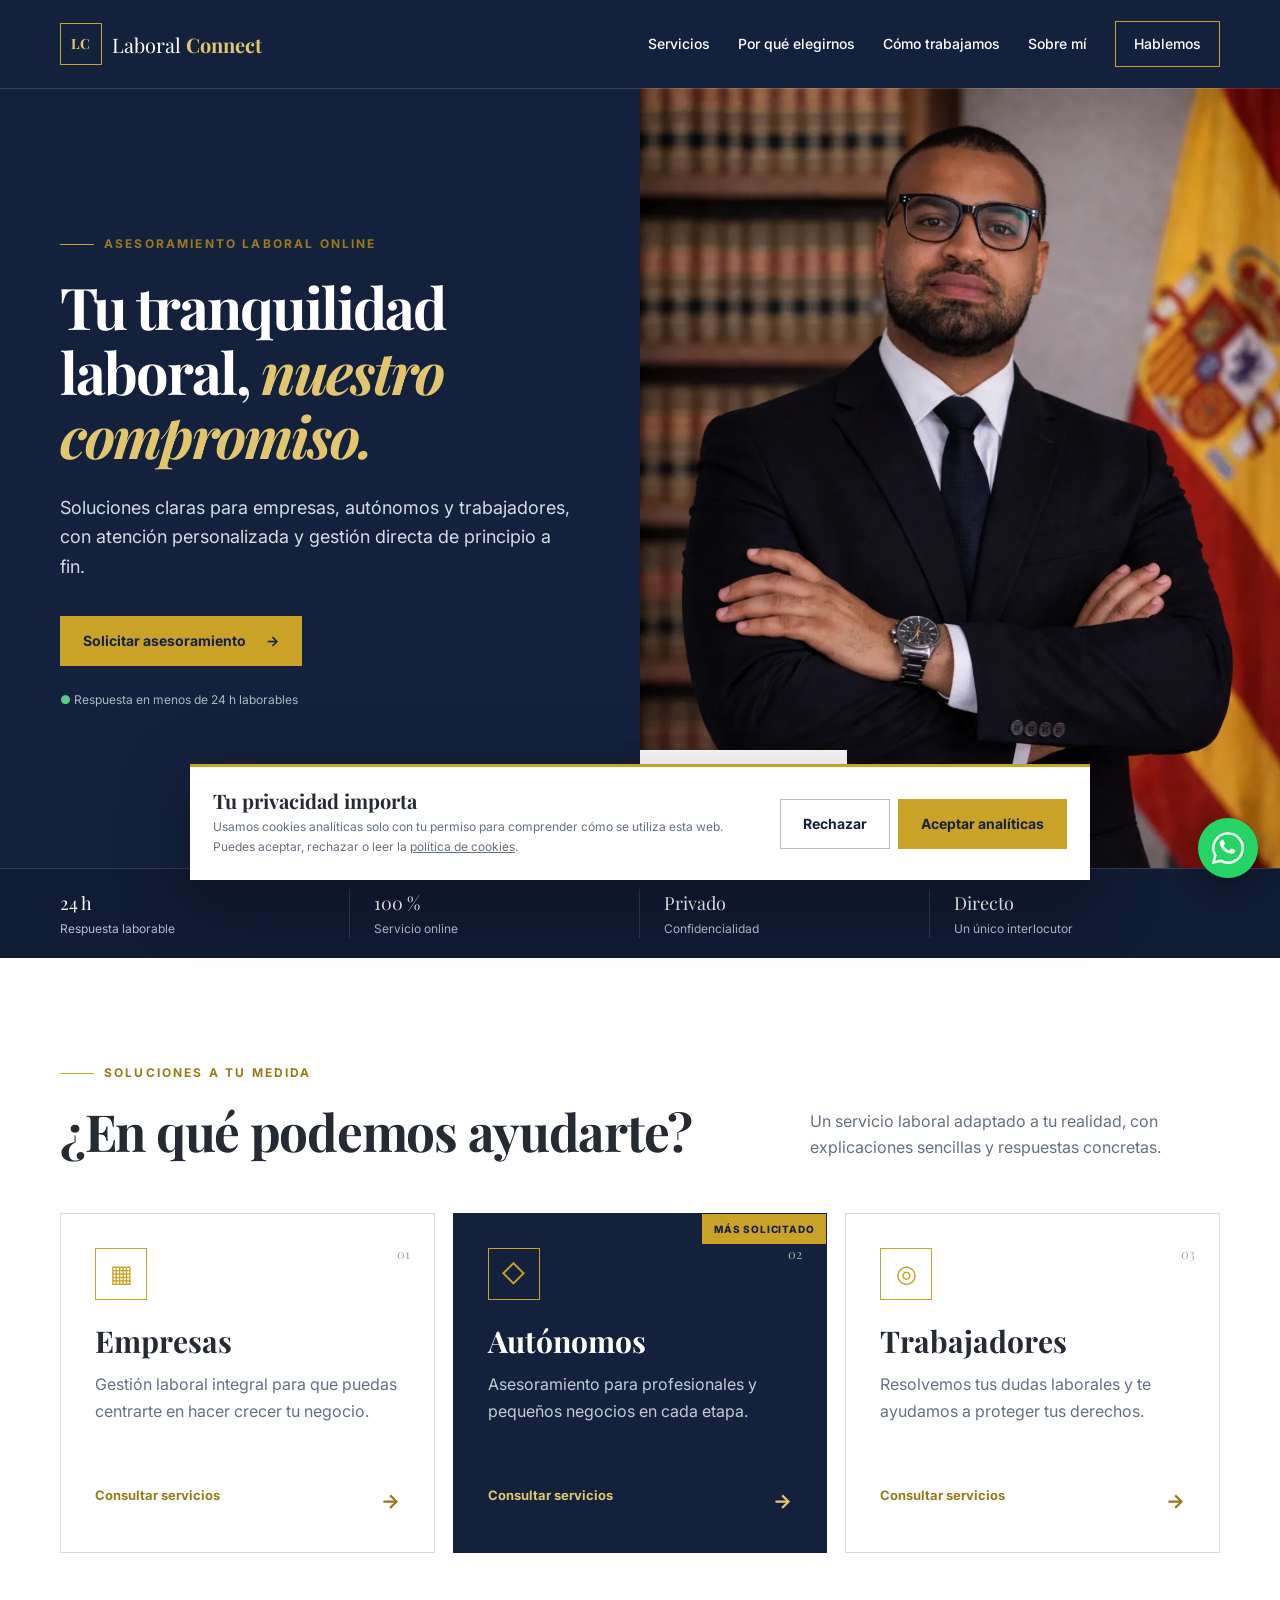
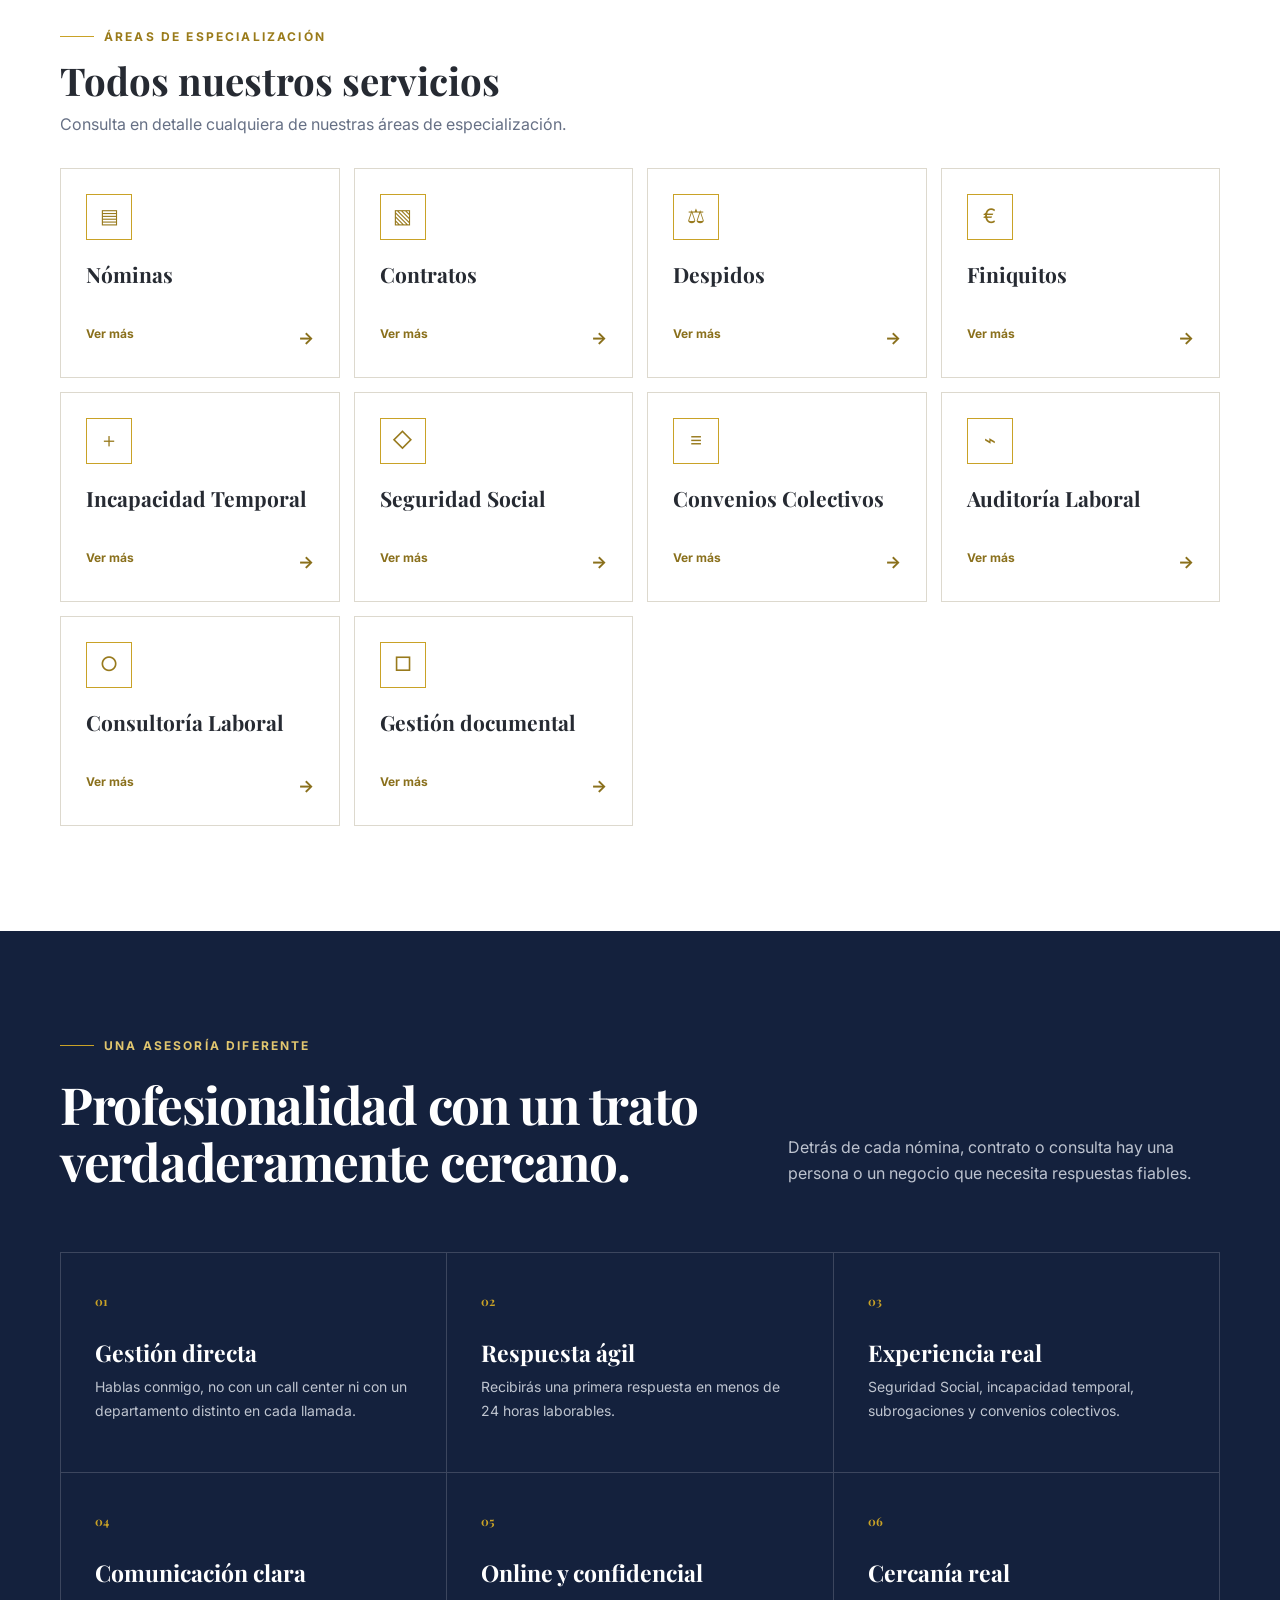
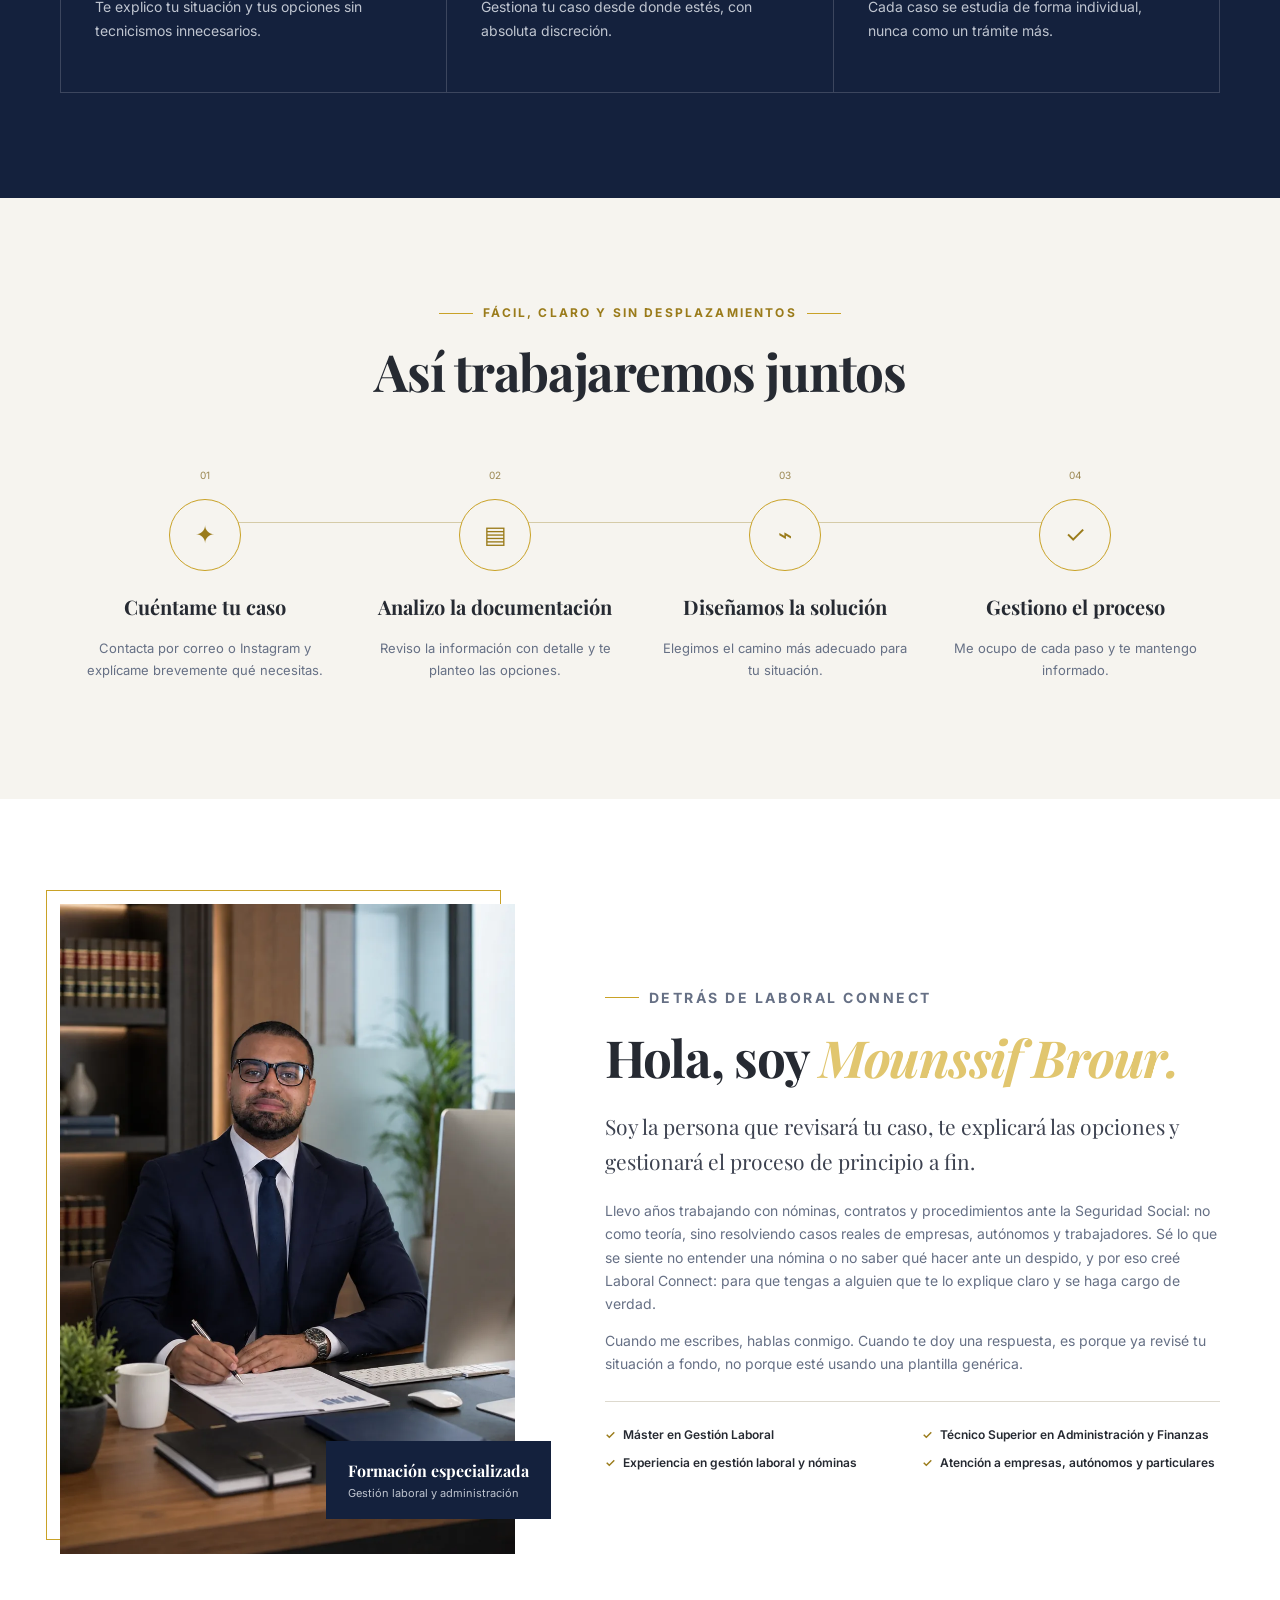
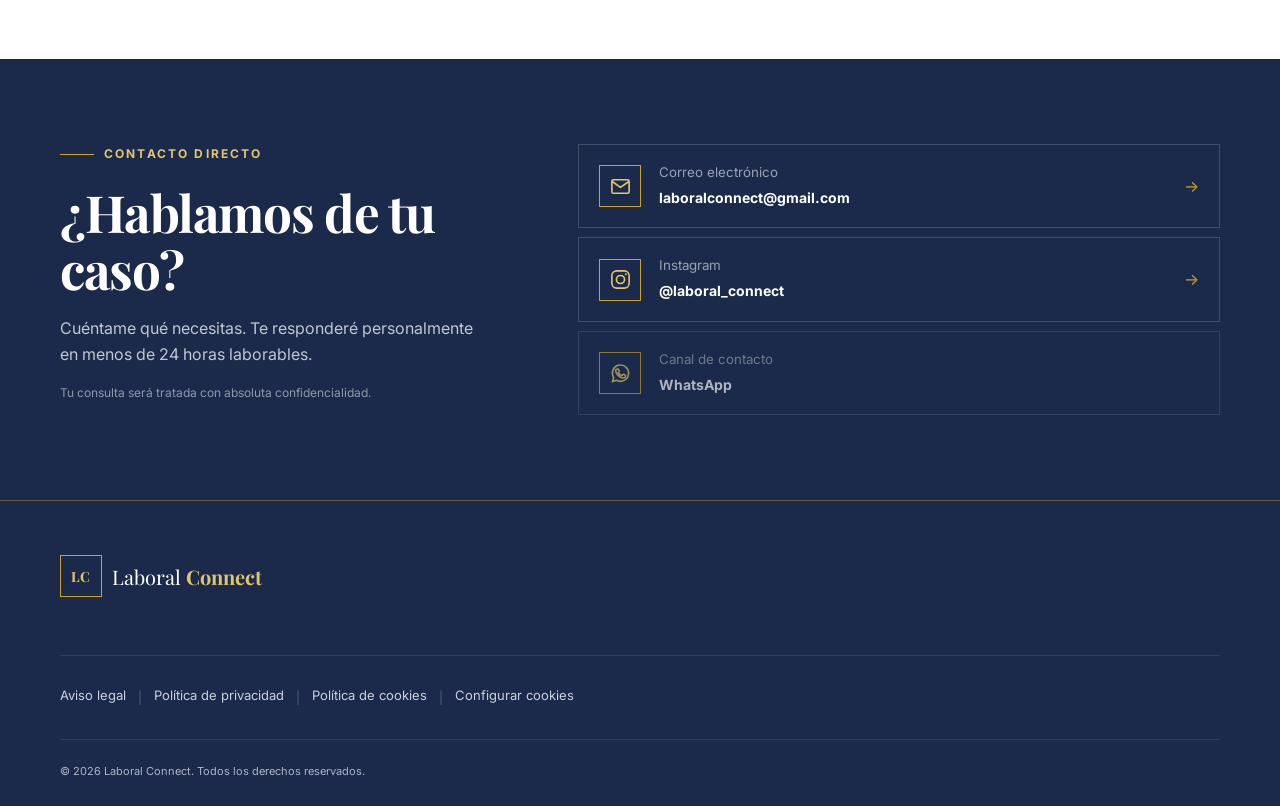
<file: index.html>
﻿<!doctype html>
<html lang="es">
<head>
  <meta charset="utf-8">
  <meta name="viewport" content="width=device-width, initial-scale=1">
  <meta name="description" content="Asesoramiento laboral online para empresas, autónomos y trabajadores. Atención directa, clara y confidencial.">
  <meta name="theme-color" content="#14213d">
  <title>Laboral Connect | Asesoramiento laboral online</title>
  <link rel="preconnect" href="https://fonts.googleapis.com">
  <link rel="preconnect" href="https://fonts.gstatic.com" crossorigin>
  <link href="https://fonts.googleapis.com/css2?family=Inter:wght@400;500;600;700&family=Playfair+Display:wght@600;700&display=swap" rel="stylesheet">
  <link rel="stylesheet" href="styles.css">
</head>
<body>
  <a class="skip-link" href="#contenido">Saltar al contenido</a>
  <header class="site-header" id="inicio">
    <div class="nav-wrap container">
      <a class="brand" href="#inicio" aria-label="Laboral Connect, inicio"><span class="brand-mark">LC</span><span>Laboral <b>Connect</b></span></a>
      <button class="menu-button" type="button" aria-expanded="false" aria-controls="main-nav"><span></span><span></span><span></span><span class="sr-only">Abrir menú</span></button>
      <nav id="main-nav" aria-label="Navegación principal">
        <a href="#servicios">Servicios</a><a href="#ventajas">Por qué elegirnos</a><a href="#proceso">Cómo trabajamos</a><a href="#sobre-mi">Sobre mí</a>
        <button class="nav-cta" type="button" data-open-advice>Hablemos</button>
      </nav>
    </div>
  </header>

  <main id="contenido">
    <section class="hero">
      <div class="hero-grid">
        <div class="hero-copy reveal">
          <p class="eyebrow"><span></span> Asesoramiento laboral online</p>
          <h1>Tu tranquilidad laboral, <em>nuestro compromiso.</em></h1>
          <p class="hero-lead">Soluciones claras para empresas, autónomos y trabajadores, con atención personalizada y gestión directa de principio a fin.</p>
          <div class="button-row"><button class="button button-primary" type="button" data-open-advice>Solicitar asesoramiento <span aria-hidden="true">→</span></button></div>
          <p class="microcopy"><span aria-hidden="true">●</span> Respuesta en menos de 24 h laborables</p>
        </div>
        <div class="hero-visual reveal">
          <div class="portrait-frame"><img src="mounssif-perfil.webp" width="760" height="1000" alt="Mounssif Brour, asesor laboral de Laboral Connect" fetchpriority="high"></div>
          <div class="portrait-note"><span class="note-icon">✓</span><span><b>Atención directa</b><small>Sin intermediarios</small></span></div>
        </div>
      </div>
      <div class="trust-bar"><div class="container trust-grid"><p><span>24 h</span>Respuesta laborable</p><p><span>100 %</span>Servicio online</p><p><span>Privado</span>Confidencialidad</p><p><span>Directo</span>Un único interlocutor</p></div></div>
    </section>

    <section class="section" id="servicios">
      <div class="container">
        <div class="section-heading reveal"><div><p class="eyebrow"><span></span> Soluciones a tu medida</p><h2>¿En qué podemos ayudarte?</h2></div><p>Un servicio laboral adaptado a tu realidad, con explicaciones sencillas y respuestas concretas.</p></div>
        <div class="profile-grid">
          <article class="profile-card reveal"><span class="card-number">01</span><div class="line-icon" aria-hidden="true">▦</div><h3>Empresas</h3><p>Gestión laboral integral para que puedas centrarte en hacer crecer tu negocio.</p><a href="#contacto">Consultar servicios <span>→</span></a></article>
          <article class="profile-card featured reveal"><span class="tag">Más solicitado</span><span class="card-number">02</span><div class="line-icon" aria-hidden="true">◇</div><h3>Autónomos</h3><p>Asesoramiento para profesionales y pequeños negocios en cada etapa.</p><a href="#contacto">Consultar servicios <span>→</span></a></article>
          <article class="profile-card reveal"><span class="card-number">03</span><div class="line-icon" aria-hidden="true">◎</div><h3>Trabajadores</h3><p>Resolvemos tus dudas laborales y te ayudamos a proteger tus derechos.</p><a href="#contacto">Consultar servicios <span>→</span></a></article>
        </div>
        <div class="services-heading reveal">
          <p class="eyebrow"><span></span> Áreas de especialización</p>
          <h3>Todos nuestros servicios</h3>
          <p>Consulta en detalle cualquiera de nuestras áreas de especialización.</p>
        </div>
        <div class="services-grid" aria-label="Todos nuestros servicios">
          <a class="service-card reveal" href="/servicios/nominas"><span class="service-icon" aria-hidden="true">▤</span><h4>Nóminas</h4><span class="service-link">Ver más <b>→</b></span></a>
          <a class="service-card reveal" href="/servicios/contratos"><span class="service-icon" aria-hidden="true">▧</span><h4>Contratos</h4><span class="service-link">Ver más <b>→</b></span></a>
          <a class="service-card reveal" href="/servicios/despidos"><span class="service-icon" aria-hidden="true">⚖</span><h4>Despidos</h4><span class="service-link">Ver más <b>→</b></span></a>
          <a class="service-card reveal" href="/servicios/finiquitos"><span class="service-icon" aria-hidden="true">€</span><h4>Finiquitos</h4><span class="service-link">Ver más <b>→</b></span></a>
          <a class="service-card reveal" href="/servicios/incapacidad-temporal"><span class="service-icon" aria-hidden="true">＋</span><h4>Incapacidad Temporal</h4><span class="service-link">Ver más <b>→</b></span></a>
          <a class="service-card reveal" href="/servicios/seguridad-social"><span class="service-icon" aria-hidden="true">◇</span><h4>Seguridad Social</h4><span class="service-link">Ver más <b>→</b></span></a>
          <a class="service-card reveal" href="/servicios/convenios-colectivos"><span class="service-icon" aria-hidden="true">≡</span><h4>Convenios Colectivos</h4><span class="service-link">Ver más <b>→</b></span></a>
          <a class="service-card reveal" href="/servicios/auditoria-laboral"><span class="service-icon" aria-hidden="true">⌁</span><h4>Auditoría Laboral</h4><span class="service-link">Ver más <b>→</b></span></a>
          <a class="service-card reveal" href="/servicios/consultoria-laboral"><span class="service-icon" aria-hidden="true">○</span><h4>Consultoría Laboral</h4><span class="service-link">Ver más <b>→</b></span></a>
          <a class="service-card reveal" href="/servicios/gestion-documental"><span class="service-icon" aria-hidden="true">□</span><h4>Gestión documental</h4><span class="service-link">Ver más <b>→</b></span></a>
        </div>
      </div>
    </section>

    <section class="section dark-section" id="ventajas">
      <div class="container split-heading reveal"><div><p class="eyebrow light"><span></span> Una asesoría diferente</p><h2>Profesionalidad con un trato verdaderamente cercano.</h2></div><p>Detrás de cada nómina, contrato o consulta hay una persona o un negocio que necesita respuestas fiables.</p></div>
      <div class="container benefits-grid">
        <article class="benefit reveal"><b>01</b><h3>Gestión directa</h3><p>Hablas conmigo, no con un call center ni con un departamento distinto en cada llamada.</p></article>
        <article class="benefit reveal"><b>02</b><h3>Respuesta ágil</h3><p>Recibirás una primera respuesta en menos de 24 horas laborables.</p></article>
        <article class="benefit reveal"><b>03</b><h3>Experiencia real</h3><p>Seguridad Social, incapacidad temporal, subrogaciones y convenios colectivos.</p></article>
        <article class="benefit reveal"><b>04</b><h3>Comunicación clara</h3><p>Te explico tu situación y tus opciones sin tecnicismos innecesarios.</p></article>
        <article class="benefit reveal"><b>05</b><h3>Online y confidencial</h3><p>Gestiona tu caso desde donde estés, con absoluta discreción.</p></article>
        <article class="benefit reveal"><b>06</b><h3>Cercanía real</h3><p>Cada caso se estudia de forma individual, nunca como un trámite más.</p></article>
      </div>
    </section>

    <section class="section process" id="proceso">
      <div class="container"><div class="center-heading reveal"><p class="eyebrow centered"><span></span> Fácil, claro y sin desplazamientos <span></span></p><h2>Así trabajaremos juntos</h2></div>
        <ol class="process-grid"><li class="reveal"><span>01</span><div class="process-icon">✦</div><h3>Cuéntame tu caso</h3><p>Contacta por correo o Instagram y explícame brevemente qué necesitas.</p></li><li class="reveal"><span>02</span><div class="process-icon">▤</div><h3>Analizo la documentación</h3><p>Reviso la información con detalle y te planteo las opciones.</p></li><li class="reveal"><span>03</span><div class="process-icon">⌁</div><h3>Diseñamos la solución</h3><p>Elegimos el camino más adecuado para tu situación.</p></li><li class="reveal"><span>04</span><div class="process-icon">✓</div><h3>Gestiono el proceso</h3><p>Me ocupo de cada paso y te mantengo informado.</p></li></ol>
      </div>
    </section>

    <section class="section about" id="sobre-mi">
      <div class="container about-grid">
        <div class="about-image reveal"><img src="mounssif-trabajando.webp" width="899" height="1350" loading="lazy" alt="Mounssif Brour trabajando en un caso de asesoría laboral"><div class="credential"><b>Formación especializada</b><span>Gestión laboral y administración</span></div></div>
        <div class="about-copy reveal"><p class="eyebrow"><span></span> Detrás de Laboral Connect</p><h2>Hola, soy <em>Mounssif Brour.</em></h2><p class="about-intro">Soy la persona que revisará tu caso, te explicará las opciones y gestionará el proceso de principio a fin.</p><p>Llevo años trabajando con nóminas, contratos y procedimientos ante la Seguridad Social: no como teoría, sino resolviendo casos reales de empresas, autónomos y trabajadores. Sé lo que se siente no entender una nómina o no saber qué hacer ante un despido, y por eso creé Laboral Connect: para que tengas a alguien que te lo explique claro y se haga cargo de verdad.</p><p>Cuando me escribes, hablas conmigo. Cuando te doy una respuesta, es porque ya revisé tu situación a fondo, no porque esté usando una plantilla genérica.</p>
          <div class="credentials"><p><span>✓</span>Máster en Gestión Laboral</p><p><span>✓</span>Técnico Superior en Administración y Finanzas</p><p><span>✓</span>Experiencia en gestión laboral y nóminas</p><p><span>✓</span>Atención a empresas, autónomos y particulares</p></div>
        </div>
      </div>
    </section>

    <section class="contact" id="contacto"><div class="container contact-grid"><div class="contact-copy reveal"><p class="eyebrow light"><span></span> Contacto directo</p><h2>¿Hablamos de tu caso?</h2><p>Cuéntame qué necesitas. Te responderé personalmente en menos de 24 horas laborables.</p><p class="privacy-note">Tu consulta será tratada con absoluta confidencialidad.</p></div><div class="contact-options reveal"><a href="mailto:laboralconnect@gmail.com?subject=Consulta%20laboral%20-%20Laboral%20Connect"><span class="contact-symbol" aria-hidden="true"><svg viewBox="0 0 24 24" fill="none"><path d="M3 6.5 12 13l9-6.5M4.5 19h15A1.5 1.5 0 0 0 21 17.5v-11A1.5 1.5 0 0 0 19.5 5h-15A1.5 1.5 0 0 0 3 6.5v11A1.5 1.5 0 0 0 4.5 19Z"/></svg></span><span><small>Correo electrónico</small><b>laboralconnect@gmail.com</b></span><i>→</i></a><a href="https://www.instagram.com/laboral_connect/" target="_blank" rel="noopener"><span class="contact-symbol" aria-hidden="true"><svg viewBox="0 0 24 24" fill="none"><rect x="3" y="3" width="18" height="18" rx="5"/><circle cx="12" cy="12" r="4.2"/><circle cx="17.6" cy="6.6" r="1" class="icon-fill"/></svg></span><span><small>Instagram</small><b>@laboral_connect</b></span><i>→</i></a><div class="contact-pending" aria-label="WhatsApp, pendiente de activar"><span class="contact-symbol" aria-hidden="true"><svg viewBox="0 0 24 24" fill="none"><path d="M20.5 11.6a8.5 8.5 0 0 1-12.6 7.5L3.5 20.5l1.4-4.2a8.5 8.5 0 1 1 15.6-4.7Z"/><path d="M8.2 7.7c.2-.4.4-.4.8-.4h.5c.2 0 .3.1.4.4l.7 1.7c.1.3.1.5-.1.7l-.6.8c-.2.2-.1.4 0 .6.7 1.2 1.7 2.1 3 2.7.3.1.5.1.7-.1l.8-1c.2-.2.4-.3.7-.2l1.8.8c.3.1.4.3.4.5 0 .5-.2 1.3-.6 1.7-.5.5-1.3.8-2.1.8-1.1 0-2.8-.6-4.6-2.2-2.2-2-3-4.2-3-5.4 0-.6.2-1.1.4-1.4Z"/></svg></span><span><small>Canal de contacto</small><b>WhatsApp</b></span></div></div></div></section>
  </main>

  <footer class="site-footer">
    <div class="container footer-intro"><a class="brand brand-footer" href="#inicio"><span class="brand-mark">LC</span><span>Laboral <b>Connect</b></span></a></div>
    <nav class="container footer-legal" aria-label="Información legal"><a href="aviso-legal.html">Aviso legal</a><span aria-hidden="true">|</span><a href="privacidad.html">Política de privacidad</a><span aria-hidden="true">|</span><a href="cookies.html">Política de cookies</a><span aria-hidden="true">|</span><button class="cookie-settings" type="button">Configurar cookies</button></nav>
    <div class="container footer-bottom"><span>© <span id="year"></span> Laboral Connect. Todos los derechos reservados.</span></div>
  </footer>

  <div class="cookie-banner" role="dialog" aria-modal="true" aria-labelledby="cookie-title" hidden><div><h2 id="cookie-title">Tu privacidad importa</h2><p>Usamos cookies analíticas solo con tu permiso para comprender cómo se utiliza esta web. Puedes aceptar, rechazar o leer la <a href="cookies.html">política de cookies</a>.</p></div><div class="cookie-actions"><button class="button button-ghost reject-cookies" type="button">Rechazar</button><button class="button button-primary accept-cookies" type="button">Aceptar analíticas</button></div></div>

  <div class="advice-modal" hidden aria-hidden="true">
    <div class="advice-backdrop" data-close-advice></div>
    <section class="advice-dialog" role="dialog" aria-modal="true" aria-labelledby="advice-title" aria-describedby="advice-subtitle">
      <button class="advice-close" type="button" data-close-advice aria-label="Cerrar formulario">×</button>
      <div class="advice-header"><p class="eyebrow"><span></span> Atención personalizada</p><h2 id="advice-title">Solicita tu asesoramiento</h2><p id="advice-subtitle">Cuéntanos tu situación y te responderemos en menos de 24 h laborables.</p></div>
      <div class="advice-success" hidden tabindex="-1"><span aria-hidden="true">✓</span><h3>Solicitud enviada</h3><p>Te responderemos en menos de 24 h laborables.</p><button class="button button-primary" type="button" data-close-advice>Cerrar</button></div>
      <form class="advice-form" action="https://formspree.io/f/mwvgqadv" method="POST">
        <input type="hidden" name="_subject" value="Nueva solicitud de asesoramiento — Laboral Connect">
        <label class="form-honeypot" aria-hidden="true">No completar<input type="text" name="_gotcha" tabindex="-1" autocomplete="off"></label>
        <div class="form-grid">
          <label><span>Nombre y apellidos <b>*</b></span><input type="text" name="nombre" autocomplete="name" required></label>
          <label><span>Empresa o autónomo <small>(opcional)</small></span><input type="text" name="empresa" autocomplete="organization"></label>
          <label><span>Teléfono <b>*</b></span><input type="tel" name="telefono" autocomplete="tel" required></label>
          <label><span>Correo electrónico <b>*</b></span><input type="email" name="email" autocomplete="email" required></label>
          <label><span>Perfil <b>*</b></span><select name="perfil" required><option value="" selected disabled>Selecciona una opción</option><option>Empresa</option><option>Autónomo</option><option>Trabajador</option></select></label>
          <label><span>¿Qué necesitas? <b>*</b></span><select name="necesidad" required><option value="" selected disabled>Selecciona un servicio</option><option>Nóminas</option><option>Contratos</option><option>Despidos</option><option>Finiquitos</option><option>Incapacidad Temporal</option><option>Seguridad Social</option><option>Convenios Colectivos</option><option>Auditoría Laboral</option><option>Consultoría Laboral</option><option>Gestión documental</option><option>Otro</option></select></label>
          <label class="form-wide"><span>Mensaje breve <small>(opcional)</small></span><textarea name="mensaje" rows="4"></textarea></label>
        </div>
        <label class="consent-field"><input type="checkbox" name="consentimiento" required><span>He leído y acepto la <a href="privacidad.html" target="_blank" rel="noopener">Política de Privacidad</a> para el tratamiento de mis datos.</span></label>
        <p class="form-error" role="alert" hidden>No se ha podido enviar la solicitud. Inténtalo de nuevo o escríbenos a laboralconnect@gmail.com.</p>
        <button class="button button-primary advice-submit" type="submit" disabled>Enviar solicitud</button>
        <p class="form-trust">Atención confidencial. Sin compromiso.</p>
      </form>
    </section>
  </div>
  <a class="whatsapp-float" href="https://wa.me/34XXXXXXXXX?text=Hola%2C%20me%20gustar%C3%ADa%20consultar%20sobre%20asesoramiento%20laboral" target="_blank" rel="noopener noreferrer" aria-label="Contactar por WhatsApp">
    <svg viewBox="0 0 32 32" aria-hidden="true" focusable="false"><path d="M16 3A13 13 0 0 0 4.76 22.54L3 29l6.61-1.73A13 13 0 1 0 16 3Z"/><path d="M12.09 9.29c-.25-.56-.51-.57-.75-.58h-.64c-.22 0-.58.08-.88.41-.3.33-1.15 1.12-1.15 2.74s1.18 3.18 1.34 3.4c.16.22 2.31 3.7 5.7 5.04 2.82 1.11 3.39.89 4 .83.61-.06 1.98-.81 2.26-1.59.28-.78.28-1.45.2-1.59-.08-.14-.3-.22-.63-.38-.33-.17-1.98-.98-2.29-1.09-.3-.11-.52-.17-.74.16-.22.33-.85 1.09-1.04 1.31-.19.22-.38.25-.71.08-.33-.16-1.39-.51-2.65-1.63-.98-.87-1.64-1.95-1.83-2.28-.19-.33-.02-.51.14-.67.15-.15.33-.38.49-.57.17-.19.22-.33.33-.55.11-.22.06-.41-.03-.58-.08-.16-.73-1.79-1.02-2.46Z"/></svg>
  </a>
  <script src="main.js"></script>
</body>
</html>
</file>
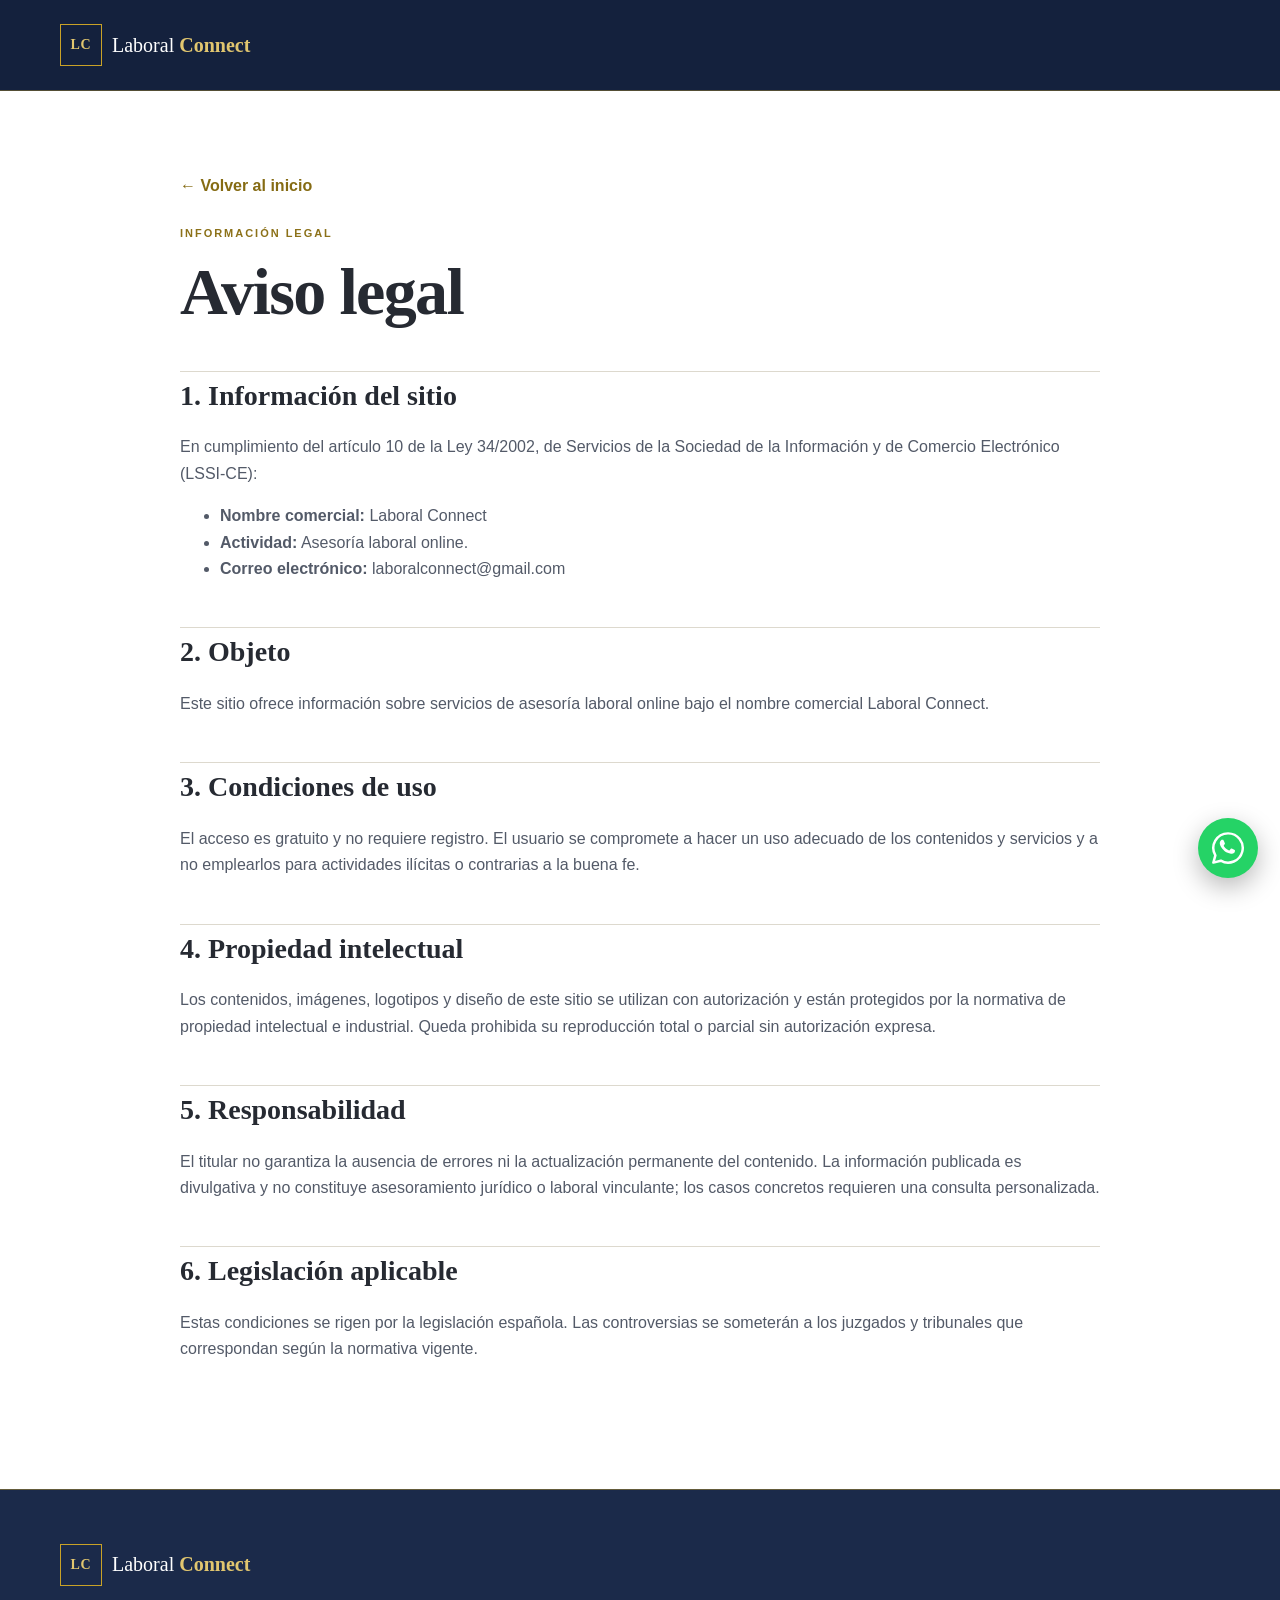
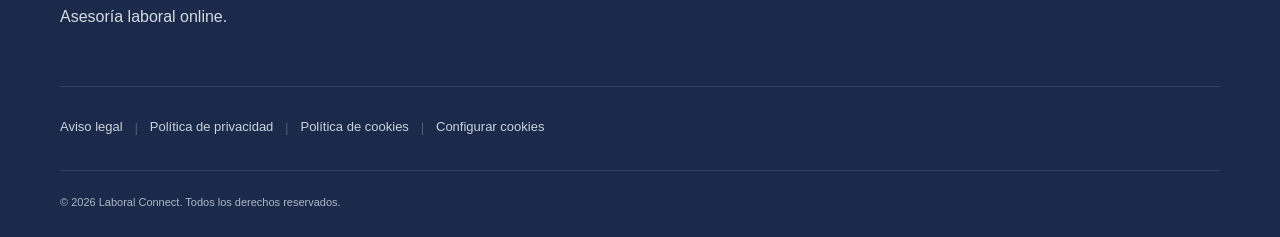
<file: aviso-legal.html>
<!doctype html>
<html lang="es">
<head><meta charset="utf-8"><meta name="viewport" content="width=device-width,initial-scale=1"><meta name="description" content="Aviso legal de Laboral Connect, asesoría laboral online."><title>Aviso legal | Laboral Connect</title><link rel="stylesheet" href="styles.css"></head>
<body>
  <header class="legal-header"><div class="container"><a class="brand" href="index.html"><span class="brand-mark">LC</span><span>Laboral <b>Connect</b></span></a></div></header>
  <main class="container legal-page">
    <a class="back-link" href="index.html">← Volver al inicio</a>
    <p class="legal-kicker">Información legal</p><h1>Aviso legal</h1>
    <h2>1. Información del sitio</h2>
    <p>En cumplimiento del artículo 10 de la Ley 34/2002, de Servicios de la Sociedad de la Información y de Comercio Electrónico (LSSI-CE):</p>
    <ul><li><strong>Nombre comercial:</strong> Laboral Connect</li><li><strong>Actividad:</strong> Asesoría laboral online.</li><li><strong>Correo electrónico:</strong> laboralconnect@gmail.com</li></ul>
    <h2>2. Objeto</h2><p>Este sitio ofrece información sobre servicios de asesoría laboral online bajo el nombre comercial Laboral Connect.</p>
    <h2>3. Condiciones de uso</h2><p>El acceso es gratuito y no requiere registro. El usuario se compromete a hacer un uso adecuado de los contenidos y servicios y a no emplearlos para actividades ilícitas o contrarias a la buena fe.</p>
    <h2>4. Propiedad intelectual</h2><p>Los contenidos, imágenes, logotipos y diseño de este sitio se utilizan con autorización y están protegidos por la normativa de propiedad intelectual e industrial. Queda prohibida su reproducción total o parcial sin autorización expresa.</p>
    <h2>5. Responsabilidad</h2><p>El titular no garantiza la ausencia de errores ni la actualización permanente del contenido. La información publicada es divulgativa y no constituye asesoramiento jurídico o laboral vinculante; los casos concretos requieren una consulta personalizada.</p>
    <h2>6. Legislación aplicable</h2><p>Estas condiciones se rigen por la legislación española. Las controversias se someterán a los juzgados y tribunales que correspondan según la normativa vigente.</p>
  </main>
  <footer class="site-footer">
    <div class="container footer-intro"><div class="footer-identity"><a class="brand brand-footer" href="index.html"><span class="brand-mark">LC</span><span>Laboral <b>Connect</b></span></a><p>Asesoría laboral online.</p></div><a class="footer-instagram" href="https://www.instagram.com/laboral_connect/" target="_blank" rel="noopener" aria-label="Laboral Connect en Instagram"><svg viewBox="0 0 24 24" aria-hidden="true" focusable="false"><rect x="3" y="3" width="18" height="18" rx="5"/><circle cx="12" cy="12" r="4"/><circle class="instagram-dot" cx="17.4" cy="6.7" r="1"/></svg></a></div>
    <nav class="container footer-legal" aria-label="Información legal"><a href="aviso-legal.html">Aviso legal</a><span aria-hidden="true">|</span><a href="privacidad.html">Política de privacidad</a><span aria-hidden="true">|</span><a href="cookies.html">Política de cookies</a><span aria-hidden="true">|</span><a href="index.html#configurar-cookies">Configurar cookies</a></nav>
    <div class="container footer-bottom"><span>© 2026 Laboral Connect. Todos los derechos reservados.</span></div>
  </footer>
  <a class="whatsapp-float" href="https://wa.me/34XXXXXXXXX?text=Hola%2C%20me%20gustar%C3%ADa%20consultar%20sobre%20asesoramiento%20laboral" target="_blank" rel="noopener noreferrer" aria-label="Contactar por WhatsApp"><svg viewBox="0 0 32 32" aria-hidden="true" focusable="false"><path d="M16 3A13 13 0 0 0 4.76 22.54L3 29l6.61-1.73A13 13 0 1 0 16 3Z"/><path d="M12.09 9.29c-.25-.56-.51-.57-.75-.58h-.64c-.22 0-.58.08-.88.41-.3.33-1.15 1.12-1.15 2.74s1.18 3.18 1.34 3.4c.16.22 2.31 3.7 5.7 5.04 2.82 1.11 3.39.89 4 .83.61-.06 1.98-.81 2.26-1.59.28-.78.28-1.45.2-1.59-.08-.14-.3-.22-.63-.38-.33-.17-1.98-.98-2.29-1.09-.3-.11-.52-.17-.74.16-.22.33-.85 1.09-1.04 1.31-.19.22-.38.25-.71.08-.33-.16-1.39-.51-2.65-1.63-.98-.87-1.64-1.95-1.83-2.28-.19-.33-.02-.51.14-.67.15-.15.33-.38.49-.57.17-.19.22-.33.33-.55.11-.22.06-.41-.03-.58-.08-.16-.73-1.79-1.02-2.46Z"/></svg></a>
</body>
</html>
</file>
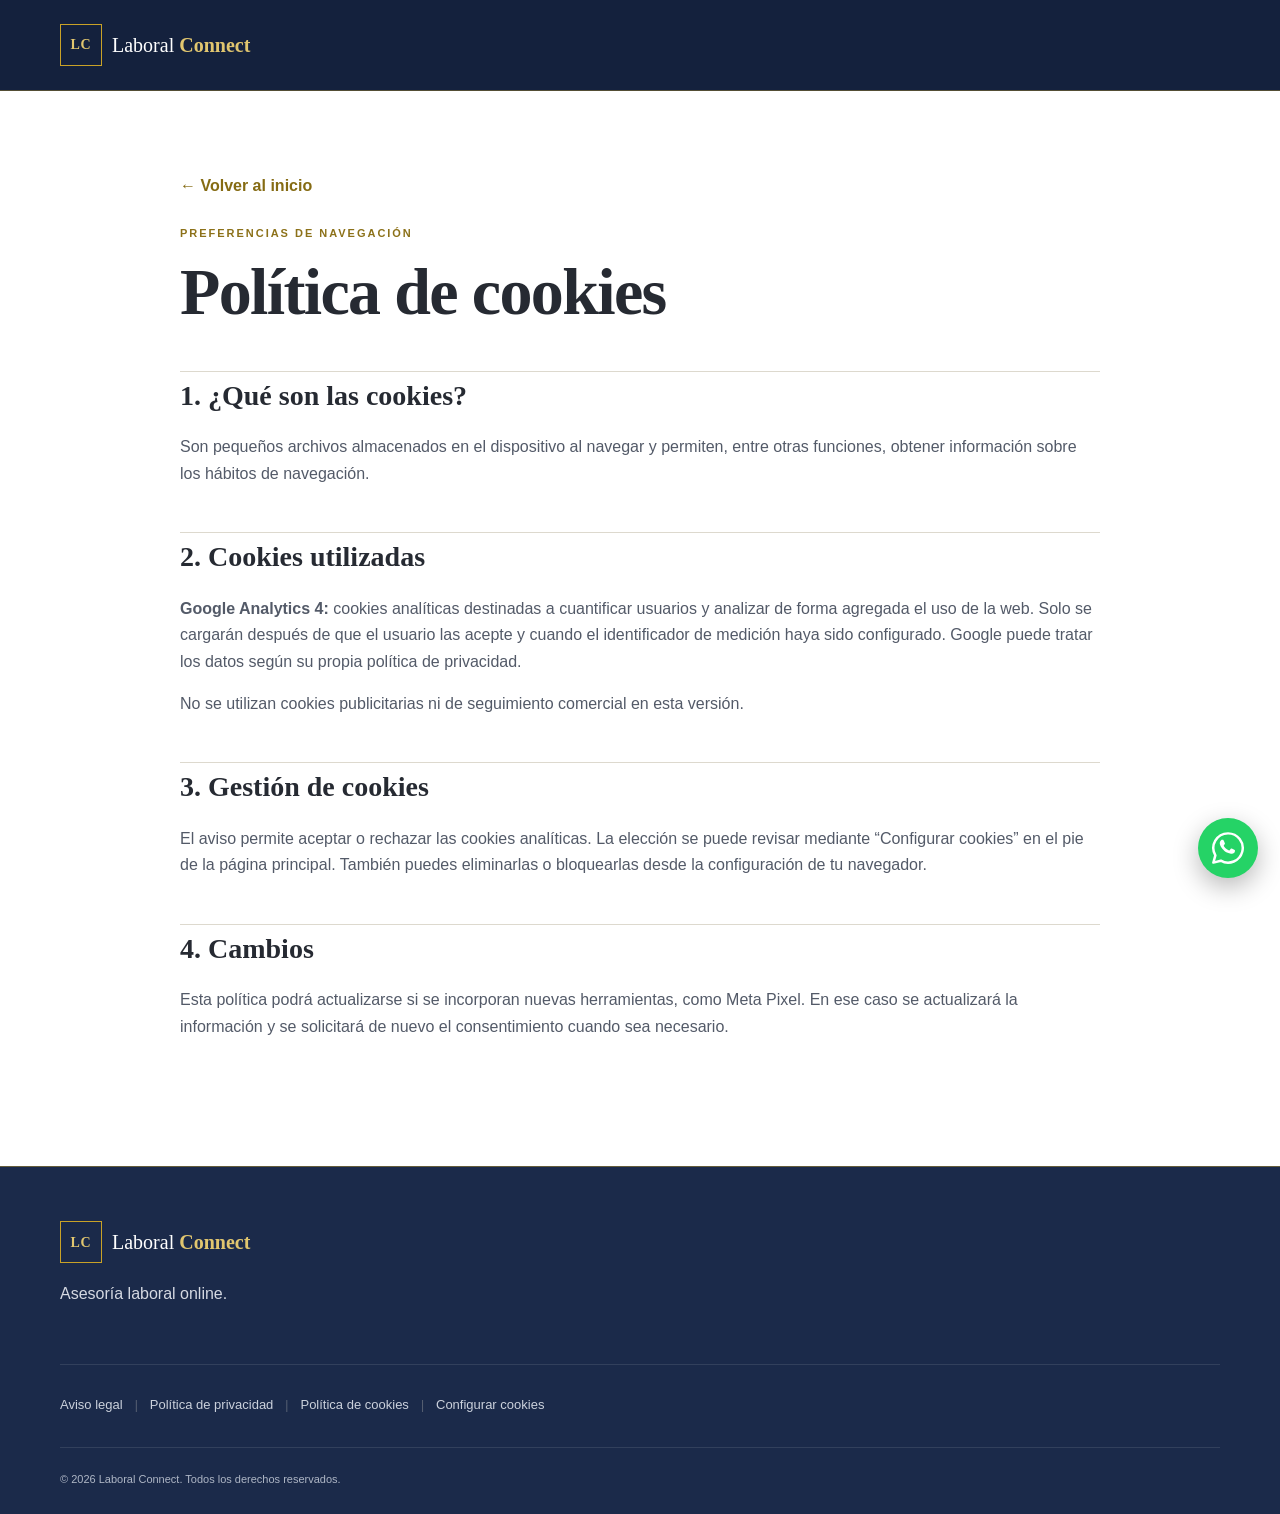
<file: cookies.html>
<!doctype html>
<html lang="es">
<head><meta charset="utf-8"><meta name="viewport" content="width=device-width,initial-scale=1"><meta name="description" content="Política de cookies de Laboral Connect."><title>Política de cookies | Laboral Connect</title><link rel="stylesheet" href="styles.css"></head>
<body>
  <header class="legal-header"><div class="container"><a class="brand" href="index.html"><span class="brand-mark">LC</span><span>Laboral <b>Connect</b></span></a></div></header>
  <main class="container legal-page">
    <a class="back-link" href="index.html">← Volver al inicio</a>
    <p class="legal-kicker">Preferencias de navegación</p><h1>Política de cookies</h1>
    <h2>1. ¿Qué son las cookies?</h2><p>Son pequeños archivos almacenados en el dispositivo al navegar y permiten, entre otras funciones, obtener información sobre los hábitos de navegación.</p>
    <h2>2. Cookies utilizadas</h2><p><strong>Google Analytics 4:</strong> cookies analíticas destinadas a cuantificar usuarios y analizar de forma agregada el uso de la web. Solo se cargarán después de que el usuario las acepte y cuando el identificador de medición haya sido configurado. Google puede tratar los datos según su propia política de privacidad.</p><p>No se utilizan cookies publicitarias ni de seguimiento comercial en esta versión.</p>
    <h2>3. Gestión de cookies</h2><p>El aviso permite aceptar o rechazar las cookies analíticas. La elección se puede revisar mediante “Configurar cookies” en el pie de la página principal. También puedes eliminarlas o bloquearlas desde la configuración de tu navegador.</p>
    <h2>4. Cambios</h2><p>Esta política podrá actualizarse si se incorporan nuevas herramientas, como Meta Pixel. En ese caso se actualizará la información y se solicitará de nuevo el consentimiento cuando sea necesario.</p>
  </main>
  <footer class="site-footer">
    <div class="container footer-intro"><div class="footer-identity"><a class="brand brand-footer" href="index.html"><span class="brand-mark">LC</span><span>Laboral <b>Connect</b></span></a><p>Asesoría laboral online.</p></div><a class="footer-instagram" href="https://www.instagram.com/laboral_connect/" target="_blank" rel="noopener" aria-label="Laboral Connect en Instagram"><svg viewBox="0 0 24 24" aria-hidden="true" focusable="false"><rect x="3" y="3" width="18" height="18" rx="5"/><circle cx="12" cy="12" r="4"/><circle class="instagram-dot" cx="17.4" cy="6.7" r="1"/></svg></a></div>
    <nav class="container footer-legal" aria-label="Información legal"><a href="aviso-legal.html">Aviso legal</a><span aria-hidden="true">|</span><a href="privacidad.html">Política de privacidad</a><span aria-hidden="true">|</span><a href="cookies.html">Política de cookies</a><span aria-hidden="true">|</span><a href="index.html#configurar-cookies">Configurar cookies</a></nav>
    <div class="container footer-bottom"><span>© 2026 Laboral Connect. Todos los derechos reservados.</span></div>
  </footer>
  <a class="whatsapp-float" href="https://wa.me/34XXXXXXXXX?text=Hola%2C%20me%20gustar%C3%ADa%20consultar%20sobre%20asesoramiento%20laboral" target="_blank" rel="noopener noreferrer" aria-label="Contactar por WhatsApp"><svg viewBox="0 0 32 32" aria-hidden="true" focusable="false"><path d="M16 3A13 13 0 0 0 4.76 22.54L3 29l6.61-1.73A13 13 0 1 0 16 3Z"/><path d="M12.09 9.29c-.25-.56-.51-.57-.75-.58h-.64c-.22 0-.58.08-.88.41-.3.33-1.15 1.12-1.15 2.74s1.18 3.18 1.34 3.4c.16.22 2.31 3.7 5.7 5.04 2.82 1.11 3.39.89 4 .83.61-.06 1.98-.81 2.26-1.59.28-.78.28-1.45.2-1.59-.08-.14-.3-.22-.63-.38-.33-.17-1.98-.98-2.29-1.09-.3-.11-.52-.17-.74.16-.22.33-.85 1.09-1.04 1.31-.19.22-.38.25-.71.08-.33-.16-1.39-.51-2.65-1.63-.98-.87-1.64-1.95-1.83-2.28-.19-.33-.02-.51.14-.67.15-.15.33-.38.49-.57.17-.19.22-.33.33-.55.11-.22.06-.41-.03-.58-.08-.16-.73-1.79-1.02-2.46Z"/></svg></a>
</body>
</html>
</file>
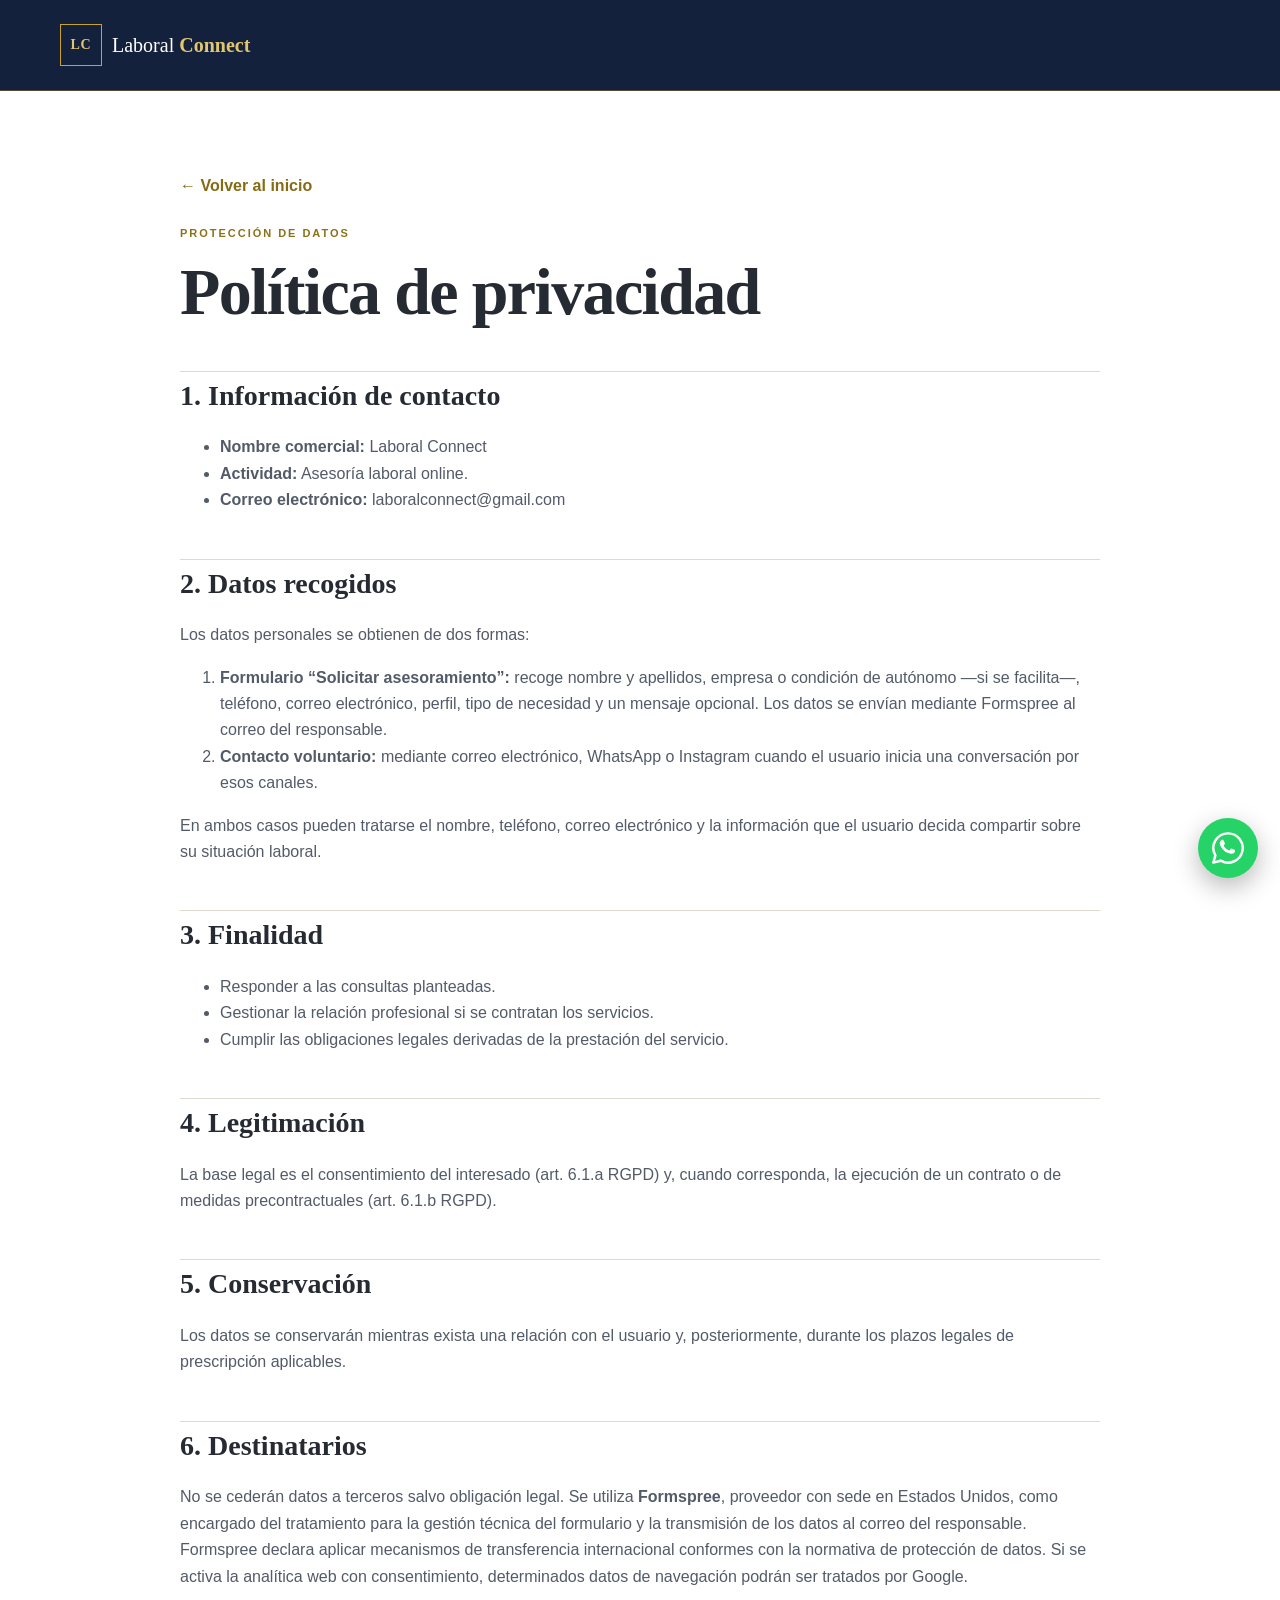
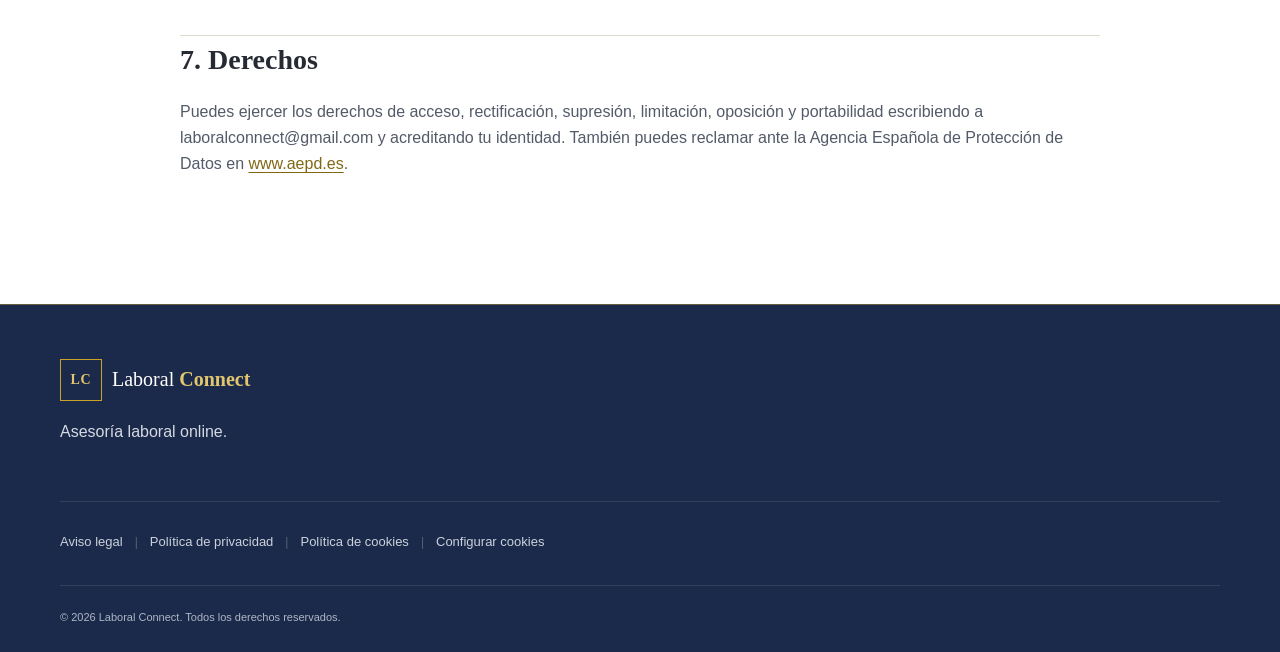
<file: privacidad.html>
<!doctype html>
<html lang="es">
<head><meta charset="utf-8"><meta name="viewport" content="width=device-width,initial-scale=1"><meta name="description" content="Política de privacidad de Laboral Connect."><title>Política de privacidad | Laboral Connect</title><link rel="stylesheet" href="styles.css"></head>
<body>
  <header class="legal-header"><div class="container"><a class="brand" href="index.html"><span class="brand-mark">LC</span><span>Laboral <b>Connect</b></span></a></div></header>
  <main class="container legal-page">
    <a class="back-link" href="index.html">← Volver al inicio</a>
    <p class="legal-kicker">Protección de datos</p><h1>Política de privacidad</h1>
    <h2>1. Información de contacto</h2>
    <ul><li><strong>Nombre comercial:</strong> Laboral Connect</li><li><strong>Actividad:</strong> Asesoría laboral online.</li><li><strong>Correo electrónico:</strong> laboralconnect@gmail.com</li></ul>
    <h2>2. Datos recogidos</h2>
    <p>Los datos personales se obtienen de dos formas:</p>
    <ol><li><strong>Formulario “Solicitar asesoramiento”:</strong> recoge nombre y apellidos, empresa o condición de autónomo —si se facilita—, teléfono, correo electrónico, perfil, tipo de necesidad y un mensaje opcional. Los datos se envían mediante Formspree al correo del responsable.</li><li><strong>Contacto voluntario:</strong> mediante correo electrónico, WhatsApp o Instagram cuando el usuario inicia una conversación por esos canales.</li></ol>
    <p>En ambos casos pueden tratarse el nombre, teléfono, correo electrónico y la información que el usuario decida compartir sobre su situación laboral.</p>
    <h2>3. Finalidad</h2>
    <ul><li>Responder a las consultas planteadas.</li><li>Gestionar la relación profesional si se contratan los servicios.</li><li>Cumplir las obligaciones legales derivadas de la prestación del servicio.</li></ul>
    <h2>4. Legitimación</h2>
    <p>La base legal es el consentimiento del interesado (art. 6.1.a RGPD) y, cuando corresponda, la ejecución de un contrato o de medidas precontractuales (art. 6.1.b RGPD).</p>
    <h2>5. Conservación</h2>
    <p>Los datos se conservarán mientras exista una relación con el usuario y, posteriormente, durante los plazos legales de prescripción aplicables.</p>
    <h2>6. Destinatarios</h2>
    <p>No se cederán datos a terceros salvo obligación legal. Se utiliza <strong>Formspree</strong>, proveedor con sede en Estados Unidos, como encargado del tratamiento para la gestión técnica del formulario y la transmisión de los datos al correo del responsable. Formspree declara aplicar mecanismos de transferencia internacional conformes con la normativa de protección de datos. Si se activa la analítica web con consentimiento, determinados datos de navegación podrán ser tratados por Google.</p>
    <h2>7. Derechos</h2>
    <p>Puedes ejercer los derechos de acceso, rectificación, supresión, limitación, oposición y portabilidad escribiendo a laboralconnect@gmail.com y acreditando tu identidad. También puedes reclamar ante la Agencia Española de Protección de Datos en <a href="https://www.aepd.es" target="_blank" rel="noopener">www.aepd.es</a>.</p>
  </main>
  <footer class="site-footer">
    <div class="container footer-intro"><div class="footer-identity"><a class="brand brand-footer" href="index.html"><span class="brand-mark">LC</span><span>Laboral <b>Connect</b></span></a><p>Asesoría laboral online.</p></div><a class="footer-instagram" href="https://www.instagram.com/laboral_connect/" target="_blank" rel="noopener" aria-label="Laboral Connect en Instagram"><svg viewBox="0 0 24 24" aria-hidden="true" focusable="false"><rect x="3" y="3" width="18" height="18" rx="5"/><circle cx="12" cy="12" r="4"/><circle class="instagram-dot" cx="17.4" cy="6.7" r="1"/></svg></a></div>
    <nav class="container footer-legal" aria-label="Información legal"><a href="aviso-legal.html">Aviso legal</a><span aria-hidden="true">|</span><a href="privacidad.html">Política de privacidad</a><span aria-hidden="true">|</span><a href="cookies.html">Política de cookies</a><span aria-hidden="true">|</span><a href="index.html#configurar-cookies">Configurar cookies</a></nav>
    <div class="container footer-bottom"><span>© 2026 Laboral Connect. Todos los derechos reservados.</span></div>
  </footer>
  <a class="whatsapp-float" href="https://wa.me/34XXXXXXXXX?text=Hola%2C%20me%20gustar%C3%ADa%20consultar%20sobre%20asesoramiento%20laboral" target="_blank" rel="noopener noreferrer" aria-label="Contactar por WhatsApp"><svg viewBox="0 0 32 32" aria-hidden="true" focusable="false"><path d="M16 3A13 13 0 0 0 4.76 22.54L3 29l6.61-1.73A13 13 0 1 0 16 3Z"/><path d="M12.09 9.29c-.25-.56-.51-.57-.75-.58h-.64c-.22 0-.58.08-.88.41-.3.33-1.15 1.12-1.15 2.74s1.18 3.18 1.34 3.4c.16.22 2.31 3.7 5.7 5.04 2.82 1.11 3.39.89 4 .83.61-.06 1.98-.81 2.26-1.59.28-.78.28-1.45.2-1.59-.08-.14-.3-.22-.63-.38-.33-.17-1.98-.98-2.29-1.09-.3-.11-.52-.17-.74.16-.22.33-.85 1.09-1.04 1.31-.19.22-.38.25-.71.08-.33-.16-1.39-.51-2.65-1.63-.98-.87-1.64-1.95-1.83-2.28-.19-.33-.02-.51.14-.67.15-.15.33-.38.49-.57.17-.19.22-.33.33-.55.11-.22.06-.41-.03-.58-.08-.16-.73-1.79-1.02-2.46Z"/></svg></a>
</body>
</html>
</file>
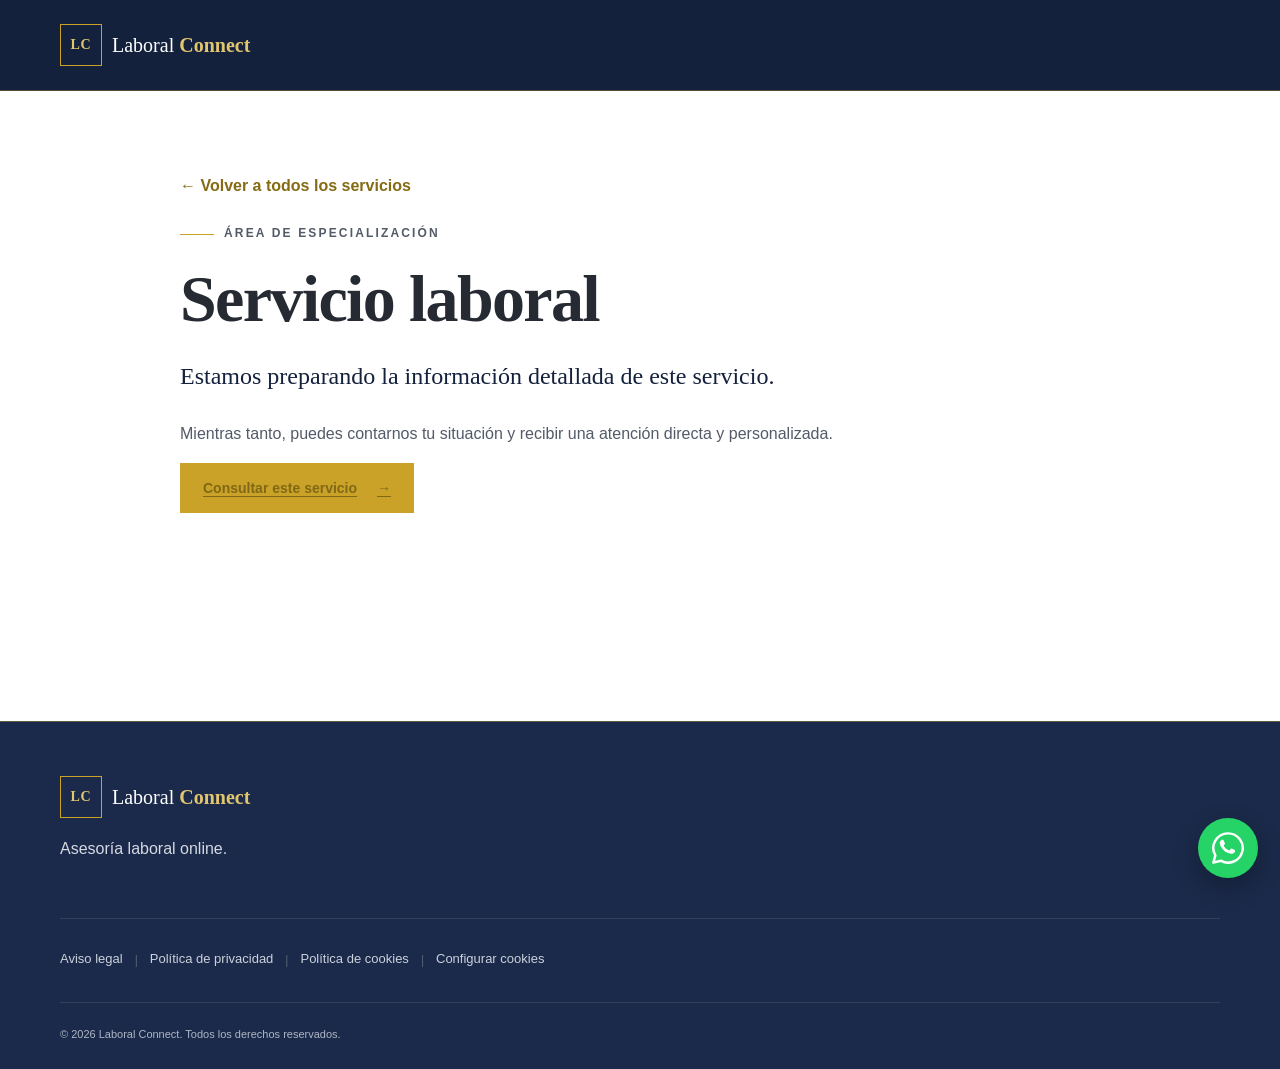
<file: servicio.html>
<!doctype html>
<html lang="es">
<head>
  <meta charset="utf-8">
  <meta name="viewport" content="width=device-width,initial-scale=1">
  <meta name="robots" content="noindex">
  <title>Servicio laboral | Laboral Connect</title>
  <link rel="stylesheet" href="/styles.css">
</head>
<body>
  <header class="legal-header"><div class="container"><a class="brand" href="/"><span class="brand-mark">LC</span><span>Laboral <b>Connect</b></span></a></div></header>
  <main class="container legal-page service-placeholder">
    <a class="back-link" href="/#servicios">← Volver a todos los servicios</a>
    <p class="eyebrow"><span></span> Área de especialización</p>
    <h1 id="service-title">Servicio laboral</h1>
    <p class="placeholder-lead">Estamos preparando la información detallada de este servicio.</p>
    <p>Mientras tanto, puedes contarnos tu situación y recibir una atención directa y personalizada.</p>
    <a class="button button-primary" href="mailto:laboralconnect@gmail.com?subject=Consulta%20sobre%20servicios">Consultar este servicio <span aria-hidden="true">→</span></a>
  </main>
  <footer class="site-footer">
    <div class="container footer-intro"><div class="footer-identity"><a class="brand brand-footer" href="/"><span class="brand-mark">LC</span><span>Laboral <b>Connect</b></span></a><p>Asesoría laboral online.</p></div><a class="footer-instagram" href="https://www.instagram.com/laboral_connect/" target="_blank" rel="noopener" aria-label="Laboral Connect en Instagram"><svg viewBox="0 0 24 24" aria-hidden="true" focusable="false"><rect x="3" y="3" width="18" height="18" rx="5"/><circle cx="12" cy="12" r="4"/><circle class="instagram-dot" cx="17.4" cy="6.7" r="1"/></svg></a></div>
    <nav class="container footer-legal" aria-label="Información legal"><a href="/aviso-legal.html">Aviso legal</a><span aria-hidden="true">|</span><a href="/privacidad.html">Política de privacidad</a><span aria-hidden="true">|</span><a href="/cookies.html">Política de cookies</a><span aria-hidden="true">|</span><a href="/#configurar-cookies">Configurar cookies</a></nav>
    <div class="container footer-bottom"><span>© 2026 Laboral Connect. Todos los derechos reservados.</span></div>
  </footer>
  <a class="whatsapp-float" href="https://wa.me/34XXXXXXXXX?text=Hola%2C%20me%20gustar%C3%ADa%20consultar%20sobre%20asesoramiento%20laboral" target="_blank" rel="noopener noreferrer" aria-label="Contactar por WhatsApp"><svg viewBox="0 0 32 32" aria-hidden="true" focusable="false"><path d="M16 3A13 13 0 0 0 4.76 22.54L3 29l6.61-1.73A13 13 0 1 0 16 3Z"/><path d="M12.09 9.29c-.25-.56-.51-.57-.75-.58h-.64c-.22 0-.58.08-.88.41-.3.33-1.15 1.12-1.15 2.74s1.18 3.18 1.34 3.4c.16.22 2.31 3.7 5.7 5.04 2.82 1.11 3.39.89 4 .83.61-.06 1.98-.81 2.26-1.59.28-.78.28-1.45.2-1.59-.08-.14-.3-.22-.63-.38-.33-.17-1.98-.98-2.29-1.09-.3-.11-.52-.17-.74.16-.22.33-.85 1.09-1.04 1.31-.19.22-.38.25-.71.08-.33-.16-1.39-.51-2.65-1.63-.98-.87-1.64-1.95-1.83-2.28-.19-.33-.02-.51.14-.67.15-.15.33-.38.49-.57.17-.19.22-.33.33-.55.11-.22.06-.41-.03-.58-.08-.16-.73-1.79-1.02-2.46Z"/></svg></a>
  <script>
    const names={nominas:'Nóminas',contratos:'Contratos',despidos:'Despidos',finiquitos:'Finiquitos','incapacidad-temporal':'Incapacidad Temporal','seguridad-social':'Seguridad Social','convenios-colectivos':'Convenios Colectivos','auditoria-laboral':'Auditoría Laboral','consultoria-laboral':'Consultoría Laboral','gestion-documental':'Gestión documental'};
    const slug=new URLSearchParams(location.search).get('area')||location.pathname.split('/').filter(Boolean).pop();
    const name=names[slug]||'Servicio laboral';
    document.querySelector('#service-title').textContent=name;
    document.title=`${name} | Laboral Connect`;
  </script>
</body>
</html>
</file>
<file: styles.css>
﻿:root{--navy:#14213d;--navy2:#1b2a4a;--gold:#c9a227;--gold2:#e1c66f;--ink:#262a32;--muted:#667085;--paper:#f6f4ef;--white:#fff;--line:#ddd9ce;--serif:"Playfair Display",Georgia,serif;--sans:"Inter",Arial,sans-serif}
*{box-sizing:border-box}
html{scroll-behavior:smooth}
body{margin:0;color:var(--ink);font-family:var(--sans);line-height:1.65;background:#fff}
img{display:block;max-width:100%}
a{color:inherit;text-decoration:none}
button{font:inherit}
.container{width:min(1160px,calc(100% - 40px));margin:auto}
.skip-link{position:fixed;left:12px;top:-80px;background:#fff;padding:10px;z-index:999}
.skip-link:focus{top:12px}
.site-header{position:absolute;inset:0 0 auto;z-index:10;border-bottom:1px solid rgba(255,255,255,.15)}
.nav-wrap{height:88px;display:flex;align-items:center;justify-content:space-between}
.brand{display:flex;align-items:center;gap:10px;color:#fff;font-family:var(--serif);font-size:20px}
.brand b{color:var(--gold2)}
.brand-mark{width:42px;height:42px;display:grid;place-items:center;border:1px solid var(--gold);color:var(--gold2);font-weight:700;font-size:14px;letter-spacing:.05em}
.site-header nav{display:flex;align-items:center;gap:28px;color:#fff;font-size:14px;font-weight:500}
.site-header nav a:hover{color:var(--gold2)}
.nav-cta{border:1px solid var(--gold);padding:10px 18px}
.menu-button{display:none;border:0;background:none;padding:8px}
.menu-button span:not(.sr-only){display:block;width:26px;height:2px;background:#fff;margin:5px}
.sr-only{position:absolute;width:1px;height:1px;padding:0;margin:-1px;overflow:hidden;clip:rect(0,0,0,0);white-space:nowrap;border:0}
.hero{background:var(--navy);color:#fff;padding-top:88px}
.hero-grid{min-height:680px;display:grid;grid-template-columns:1.08fr .92fr;align-items:center;gap:70px;padding-top:55px}
.eyebrow{text-transform:uppercase;letter-spacing:.18em;font-size:12px;font-weight:700;color:#9a7b1a;margin:0 0 20px;display:flex;align-items:center;gap:10px}
.eyebrow span{display:block;width:34px;height:1px;background:var(--gold)}
.eyebrow.light{color:var(--gold2)}
h1,h2,h3{font-family:var(--serif);line-height:1.12;margin-top:0}
h1{font-size:clamp(48px,5.5vw,76px);letter-spacing:-.035em;margin-bottom:25px}
h1 em,h2 em{font-weight:inherit;color:var(--gold2)}
.hero-lead{font-size:18px;color:#d6dae2;max-width:590px;margin:0 0 34px}
.button-row{display:flex;flex-wrap:wrap;gap:12px}
.button{min-height:50px;padding:12px 22px;display:inline-flex;align-items:center;justify-content:center;gap:20px;border:1px solid transparent;cursor:pointer;font-weight:700;font-size:14px}
.button-primary{background:var(--gold);color:var(--navy)}
.button-primary:hover{background:#dabb4d}
.button-ghost{border-color:rgba(255,255,255,.35);color:#fff;background:transparent}
.button-ghost:hover{border-color:var(--gold)}
.microcopy{font-size:12px;color:#aeb5c3;margin-top:24px}
.microcopy span{color:#5cca86}
.hero-visual{position:relative;align-self:end}
.portrait-frame{height:570px;overflow:hidden;border-radius:48% 48% 0 0;box-shadow:20px 0 0 rgba(201,162,39,.1)}
.portrait-frame img{width:100%;height:100%;object-fit:cover;object-position:center 22%}
.portrait-note{position:absolute;left:-42px;bottom:55px;background:#fff;color:var(--ink);padding:14px 18px;display:flex;gap:12px;align-items:center;box-shadow:0 15px 35px rgba(0,0,0,.25)}
.portrait-note span:last-child{display:grid}
.portrait-note small{color:var(--muted)}
.note-icon{width:32px;height:32px;border-radius:50%;display:grid;place-items:center;background:#edf6ef;color:#267342}
.trust-bar{border-top:1px solid rgba(255,255,255,.15);background:#101b34}
.trust-grid{display:grid;grid-template-columns:repeat(4,1fr);padding:20px 0}
.trust-grid p{margin:0;padding:0 24px;border-right:1px solid rgba(255,255,255,.13);color:#b5bdca;font-size:12px}
.trust-grid p:first-child{padding-left:0}
.trust-grid p:last-child{border:0}
.trust-grid span{display:block;color:#fff;font-family:var(--serif);font-size:18px}
.section{padding:105px 0}
.section-heading{display:flex;align-items:end;justify-content:space-between;gap:40px;margin-bottom:52px}
.section-heading h2,.split-heading h2,.center-heading h2,.about-copy h2,.contact h2,.legal-page h1{font-size:clamp(38px,4vw,54px);letter-spacing:-.025em;margin-bottom:0}
.section-heading>p{max-width:410px;color:var(--muted);margin:0}
.profile-grid{display:grid;grid-template-columns:repeat(3,1fr);gap:18px}
.profile-card{position:relative;border:1px solid var(--line);padding:34px;min-height:445px;display:flex;flex-direction:column;transition:.25s}
.profile-card:hover{transform:translateY(-5px);box-shadow:0 20px 50px rgba(27,42,74,.09)}
.profile-card.featured{background:var(--navy);color:#fff;border-color:var(--navy)}
.tag{position:absolute;top:0;right:0;background:var(--gold);color:var(--navy);font-size:10px;font-weight:800;text-transform:uppercase;letter-spacing:.08em;padding:7px 12px}
.card-number{position:absolute;right:24px;top:29px;font-family:var(--serif);font-size:13px;color:#aaa}
.line-icon{width:52px;height:52px;border:1px solid var(--gold);display:grid;place-items:center;color:var(--gold);font-size:24px;margin-bottom:25px}
.profile-card h3{font-size:30px;margin-bottom:13px}
.profile-card p{color:var(--muted);margin-top:0}
.featured p{color:#c4cad5}
.profile-card ul{list-style:none;padding:0;margin:10px 0 30px}
.profile-card li{padding:7px 0;border-bottom:1px solid rgba(120,120,120,.18);font-size:14px}
.profile-card li:before{content:"✓";color:var(--gold);margin-right:8px}
.profile-card>a{margin-top:auto;color:#9a7b1a;font-weight:700;font-size:13px}
.featured>a{color:var(--gold2)}
.profile-card>a span{float:right;font-size:20px}
.service-strip{margin-top:35px;padding:24px;border:1px solid var(--line);display:flex;flex-wrap:wrap;justify-content:center;gap:8px}
.service-strip span{background:var(--paper);padding:7px 12px;font-size:12px;color:#555}
.dark-section{background:var(--navy);color:#fff}
.split-heading{display:grid;grid-template-columns:1.2fr .8fr;align-items:end;gap:80px;margin-bottom:62px}
.split-heading>p{color:#bdc3cf;margin-bottom:4px}
.benefits-grid{display:grid;grid-template-columns:repeat(3,1fr);border-top:1px solid rgba(255,255,255,.17);border-left:1px solid rgba(255,255,255,.17)}
.benefit{padding:34px;border-right:1px solid rgba(255,255,255,.17);border-bottom:1px solid rgba(255,255,255,.17);min-height:220px}
.benefit b{font-family:var(--serif);color:var(--gold);font-size:12px}
.benefit h3{font-size:23px;margin:26px 0 10px}
.benefit p{color:#bfc5d0;font-size:14px;margin:0}
.process{background:var(--paper)}
.center-heading{text-align:center;margin-bottom:60px}
.eyebrow.centered{justify-content:center}
.process-grid{list-style:none;margin:0;padding:0;display:grid;grid-template-columns:repeat(4,1fr);position:relative}
.process-grid:before{content:"";position:absolute;left:12%;right:12%;top:62px;height:1px;background:#d5cba8}
.process-grid li{text-align:center;padding:0 22px;position:relative}
.process-grid li>span{font-size:10px;color:#9b8751}
.process-icon{position:relative;z-index:1;margin:12px auto 25px;width:72px;height:72px;border:1px solid var(--gold);border-radius:50%;background:var(--paper);display:grid;place-items:center;color:#9a7b1a;font-size:24px}
.process-grid h3{font-size:20px}
.process-grid p{color:var(--muted);font-size:13px}
.about-grid{display:grid;grid-template-columns:.85fr 1.15fr;gap:90px;align-items:center}
.about-image{position:relative}
.about-image img{width:100%;height:650px;object-fit:cover;object-position:center 50%}
.about-image:before{content:"";position:absolute;inset:-14px 14px 14px -14px;border:1px solid var(--gold);z-index:-1}
.credential{position:absolute;right:-36px;bottom:35px;background:var(--navy);color:#fff;padding:17px 22px;display:grid}
.credential b{font-family:var(--serif)}
.credential span{font-size:11px;color:#bfc5d0}
.about-copy h2{margin-bottom:23px}
.about-intro{font-family:var(--serif);font-size:21px!important;color:#3d4250!important}
.about-copy>p{color:var(--muted);font-size:14px}
.credentials{display:grid;grid-template-columns:1fr 1fr;gap:8px 20px;margin-top:26px;padding-top:23px;border-top:1px solid var(--line)}
.credentials p{font-size:12px;font-weight:600;margin:0}
.credentials span{color:#9a7b1a;margin-right:7px}
.contact{background:#1b2a4a;color:#fff;padding:85px 0}
.contact-grid{display:grid;grid-template-columns:.8fr 1.2fr;gap:90px;align-items:center}
.contact-copy>p{color:#c1c7d2}
.contact-copy .privacy-note{font-size:12px;color:#8f98aa}
.contact-options{display:grid;gap:9px}
.contact-options>a,.contact-pending{display:grid;grid-template-columns:auto 1fr auto;align-items:center;gap:18px;padding:17px 20px;border:1px solid rgba(255,255,255,.17);transition:.2s}
.contact-options>a:hover{border-color:var(--gold);background:rgba(255,255,255,.04)}
.contact-symbol{width:42px;height:42px;border:1px solid var(--gold);display:grid;place-items:center;color:var(--gold2);font-weight:700}
.contact-options small{display:block;color:#9aa3b3}
.contact-options b{font-size:14px}
.contact-options i{color:var(--gold);font-style:normal}
.contact-pending{opacity:.65}
footer{background:#0b1429;color:#c1c7d2;padding-top:65px}
.footer-grid{display:grid;grid-template-columns:1.5fr .7fr .7fr 1fr;gap:50px}
.brand-footer{margin-bottom:18px}
.footer-grid>div:first-child p{font-size:13px;max-width:230px}
.footer-grid h2{font-family:var(--sans);text-transform:uppercase;letter-spacing:.12em;color:#fff;font-size:11px;margin-bottom:18px}
.footer-grid>div>a:not(.brand){display:block;font-size:12px;margin:9px 0}
.cookie-settings{padding:0;border:0;background:none;color:inherit;font-size:12px;cursor:pointer}
.footer-bottom{border-top:1px solid rgba(255,255,255,.12);display:flex;justify-content:space-between;margin-top:50px;padding:20px 0;font-size:10px}
.cookie-banner{position:fixed;z-index:100;left:20px;right:20px;bottom:20px;max-width:900px;margin:auto;background:#fff;color:var(--ink);padding:23px;box-shadow:0 20px 70px rgba(0,0,0,.35);border-top:3px solid var(--gold);display:grid;grid-template-columns:1fr auto;gap:30px;align-items:center}
.cookie-banner[hidden]{display:none}
.cookie-banner h2{font-size:20px;margin:0 0 5px}
.cookie-banner p{font-size:12px;margin:0;color:var(--muted)}
.cookie-banner a{text-decoration:underline}
.cookie-actions{display:flex;gap:8px}
.cookie-banner .button-ghost{color:var(--navy);border-color:#bbb}
.reveal{opacity:0;transform:translateY(18px);transition:opacity .6s,transform .6s}
.reveal.visible{opacity:1;transform:none}
.legal-header{background:var(--navy);padding:24px 0}
.legal-page{padding:70px 0 100px;max-width:850px}
.legal-page h1{margin-bottom:12px}
.legal-page h2{font-size:27px;margin-top:45px}
.legal-page h3{font-size:19px;margin-top:30px}
.legal-page p,.legal-page li{color:#535a68}
.legal-warning{padding:18px 20px;background:#fff8df;border-left:4px solid var(--gold)}
.placeholder{background:#fff0b7;padding:1px 4px}
.back-link{display:inline-block;margin-bottom:25px;color:#856b13;font-weight:700}

@media(max-width:850px){.site-header nav{display:none;position:absolute;top:88px;left:0;right:0;padding:24px;background:var(--navy);flex-direction:column;align-items:stretch}
.site-header nav.open{display:flex}
.menu-button{display:block}
.hero-grid{grid-template-columns:1fr;gap:40px;padding-top:70px}
.hero-visual{width:min(500px,100%);margin:auto}
.portrait-frame{height:520px}
.trust-grid{grid-template-columns:1fr 1fr}
.trust-grid p{margin:8px 0}
.profile-grid{grid-template-columns:1fr}
.profile-card{min-height:auto}
.split-heading,.about-grid,.contact-grid{grid-template-columns:1fr;gap:45px}
.benefits-grid{grid-template-columns:1fr 1fr}
.process-grid{grid-template-columns:1fr 1fr;gap:45px}
.process-grid:before{display:none}
.about-image{max-width:540px}
.footer-grid{grid-template-columns:1fr 1fr}
.section-heading{align-items:start;flex-direction:column}
.cookie-banner{grid-template-columns:1fr}
}

@media(max-width:560px){.container{width:min(100% - 28px,1160px)}
.nav-wrap{height:72px}
.site-header nav{top:72px}
.hero{padding-top:72px}
.hero-grid{padding-top:48px}
.hero h1{font-size:45px}
.hero-lead{font-size:16px}
.button-row .button{width:100%}
.portrait-frame{height:440px;border-radius:45% 45% 0 0}
.portrait-note{left:8px;bottom:20px}
.trust-grid{grid-template-columns:1fr 1fr}
.trust-grid p{padding:0 10px!important}
.section{padding:76px 0}
.section-heading h2,.split-heading h2,.center-heading h2,.about-copy h2,.contact h2{font-size:38px}
.benefits-grid{grid-template-columns:1fr}
.benefit{min-height:auto}
.process-grid{grid-template-columns:1fr}
.about-image img{height:500px}
.credential{right:-5px}
.credentials{grid-template-columns:1fr}
.footer-grid{grid-template-columns:1fr 1fr;gap:35px}
.footer-grid>div:first-child{grid-column:1/-1}
.footer-bottom{display:grid;gap:6px}
.cookie-banner{left:10px;right:10px;bottom:10px}
.cookie-actions{flex-direction:column}
.cookie-actions .button{width:100%}
}

@media(prefers-reduced-motion:reduce){html{scroll-behavior:auto}
.reveal{opacity:1;transform:none;transition:none}
}

/* Servicios y accesos de contacto — rediseño v2 */
.profile-card{min-height:340px}
.services-heading{margin-top:74px;margin-bottom:30px}
.services-heading .eyebrow{margin-bottom:13px}
.services-heading h3{font-size:clamp(30px,3vw,42px);margin-bottom:9px}
.services-heading>p:last-child{margin:0;color:var(--muted)}
.services-grid{display:grid;grid-template-columns:repeat(4,1fr);gap:14px}
.service-card{min-height:210px;padding:25px;border:1px solid var(--line);background:#fff;display:flex;flex-direction:column;transition:transform .25s,border-color .25s,box-shadow .25s}
.service-card:hover{transform:translateY(-5px);border-color:var(--gold);box-shadow:0 16px 38px rgba(27,42,74,.09)}
.service-icon{width:46px;height:46px;border:1px solid var(--gold);display:grid;place-items:center;color:#987a1d;font-size:20px;margin-bottom:22px}
.service-card h4{font-family:var(--serif);font-size:21px;line-height:1.2;margin:0 0 22px}
.service-link{margin-top:auto;color:#8a701c;font-size:12px;font-weight:700}
.service-link b{float:right;font-size:17px}
.service-placeholder{min-height:70vh}
.service-placeholder .placeholder-lead{font-family:var(--serif);font-size:24px;color:var(--navy)}
.about-contact{display:flex;flex-wrap:wrap;gap:10px;margin-top:25px}
.about-contact>a,.about-contact-disabled{display:inline-flex;align-items:center;gap:7px;padding:8px 12px;border:1px solid var(--line);font-size:12px;font-weight:700}
.about-contact>a:hover{border-color:var(--gold);color:#846a16}
.about-contact>a>span,.about-contact-disabled>span{color:#9a7b1a;font-size:16px}
.about-contact-disabled{opacity:.55;cursor:default}
.contact-symbol svg{width:23px;height:23px;display:block;stroke:currentColor;stroke-width:1.7;stroke-linecap:round;stroke-linejoin:round}
.contact-symbol svg .icon-fill{fill:currentColor;stroke:none}
@media(max-width:850px){.services-grid{grid-template-columns:repeat(2,1fr)}}
@media(max-width:560px){.services-heading{margin-top:58px}.services-grid{grid-template-columns:1fr}.service-card{min-height:175px}}

/* Hero split-screen — rediseño v3 */
.hero-grid{width:100%;min-height:680px;grid-template-columns:1fr 1fr;gap:0;padding-top:0}
.hero-copy{padding:68px clamp(36px,5vw,84px) 68px max(40px,calc((100vw - 1160px)/2));display:flex;flex-direction:column;justify-content:center}
.hero-visual{align-self:stretch;width:100%;height:100%;margin:0}
.portrait-frame{width:100%;height:100%;min-height:680px;border-radius:0;box-shadow:none;overflow:hidden}
.portrait-frame img{width:100%;height:100%;object-fit:cover;object-position:center 20%}
.portrait-note{left:0;bottom:42px;box-shadow:0 12px 30px rgba(0,0,0,.18)}
@media(min-width:851px){
  .hero-grid{height:780px;min-height:780px}
  .hero-copy h1{font-size:clamp(50px,4.5vw,66px)}
  .hero-visual,.portrait-frame{height:100%;min-height:0}
}
@media(max-width:850px){
  .hero-grid{grid-template-columns:1fr;gap:0;padding-top:0}
  .hero-copy{padding:68px max(24px,calc((100vw - 720px)/2)) 58px}
  .hero-visual{width:100%;max-width:none;margin:0}
  .portrait-frame{height:560px;min-height:560px;border-radius:0}
  .portrait-frame img{object-position:center 18%}
  .portrait-note{left:20px;bottom:22px}
}
@media(max-width:560px){
  .hero-grid{padding-top:0}
  .hero-copy{padding:48px 14px 48px}
  .portrait-frame{height:500px;min-height:500px;border-radius:0}
  .portrait-frame img{object-position:center 16%}
  .portrait-note{left:14px;bottom:16px}
}

/* Modal de solicitud — v4 */
.site-header nav button.nav-cta{background:transparent;color:#fff;cursor:pointer;font:inherit}
.site-header nav button.nav-cta:hover{color:var(--gold2)}
body.modal-open{overflow:hidden}
.advice-modal{position:fixed;inset:0;z-index:300;display:grid;place-items:center;padding:24px}
.advice-modal[hidden]{display:none}
.advice-backdrop{position:absolute;inset:0;background:rgba(8,17,36,.78);backdrop-filter:blur(3px)}
.advice-dialog{position:relative;width:min(820px,100%);max-height:calc(100vh - 48px);overflow:auto;background:var(--paper);border-top:4px solid var(--gold);box-shadow:0 30px 90px rgba(0,0,0,.35);padding:38px 42px 32px}
.advice-dialog:after{content:"";position:absolute;right:0;top:0;width:52px;height:52px;border-right:1px solid var(--gold);pointer-events:none}
.advice-close{position:absolute;z-index:2;right:13px;top:12px;width:38px;height:38px;border:0;background:transparent;color:var(--navy);font-size:30px;line-height:1;cursor:pointer}
.advice-close:hover{color:#8b701a}
.advice-header{padding-right:35px;margin-bottom:25px}
.advice-header .eyebrow{margin-bottom:11px}
.advice-header h2{font-size:clamp(32px,4vw,46px);margin-bottom:9px}
.advice-header>p:last-child{margin:0;color:var(--muted);font-size:14px}
.form-grid{display:grid;grid-template-columns:1fr 1fr;gap:17px 20px}
.form-grid label{display:grid;gap:6px;color:var(--navy);font-size:12px;font-weight:700}
.form-grid label span b{color:#987a1d}
.form-grid label span small{color:var(--muted);font-weight:400}
.form-grid input,.form-grid select,.form-grid textarea{width:100%;border:1px solid #cfd2d8;border-radius:3px;background:#fff;color:var(--ink);font:inherit;font-size:14px;padding:11px 12px;outline:none;transition:border-color .2s,box-shadow .2s}
.form-grid textarea{resize:vertical;min-height:100px}
.form-grid input:focus,.form-grid select:focus,.form-grid textarea:focus{border-color:var(--gold);box-shadow:0 0 0 3px rgba(201,162,39,.13)}
.form-wide{grid-column:1/-1}
.consent-field{display:flex;align-items:flex-start;gap:10px;margin:20px 0 17px;color:#4d5563;font-size:12px;line-height:1.5}
.consent-field input{width:17px;height:17px;margin-top:1px;accent-color:var(--gold);flex:0 0 auto}
.consent-field a{color:#806817;text-decoration:underline;font-weight:700}
.advice-submit{width:100%;border:0}
.advice-submit:disabled{opacity:.42;cursor:not-allowed}
.form-trust{text-align:center;margin:10px 0 0;color:var(--muted);font-size:11px}
.form-error{padding:10px 12px;margin:0 0 14px;border-left:3px solid var(--gold);background:#fff7dc;color:#5d5127;font-size:12px}
.form-honeypot{position:absolute!important;left:-9999px!important;width:1px!important;height:1px!important;overflow:hidden!important}
.advice-success{text-align:center;padding:45px 20px}
.advice-success>span{width:62px;height:62px;margin:0 auto 20px;border:1px solid var(--gold);border-radius:50%;display:grid;place-items:center;color:#327047;font-size:27px}
.advice-success h3{font-size:34px;margin-bottom:10px}
.advice-success p{color:var(--muted);margin:0 0 24px}
@media(max-width:650px){
  .advice-modal{padding:10px}
  .advice-dialog{max-height:calc(100vh - 20px);padding:31px 18px 24px}
  .advice-header{padding-right:28px}
  .form-grid{grid-template-columns:1fr;gap:14px}
  .form-wide{grid-column:auto}
  .advice-close{right:7px;top:8px}
}

/* Botón flotante de WhatsApp — v5 */
.whatsapp-float{position:fixed;right:22px;bottom:22px;z-index:400;width:60px;height:60px;border-radius:50%;display:grid;place-items:center;color:#fff;background:#25d366;box-shadow:0 9px 26px rgba(0,0,0,.28);transition:transform .2s ease,box-shadow .2s ease,bottom .3s ease,opacity .2s ease,visibility .2s ease}
.whatsapp-float svg{width:36px;height:36px;display:block}
.whatsapp-float svg path:first-child{fill:none;stroke:currentColor;stroke-width:2.2;stroke-linecap:round;stroke-linejoin:round}
.whatsapp-float svg path:last-child{fill:currentColor;stroke:none}
.whatsapp-float:hover{transform:scale(1.08);box-shadow:0 12px 32px rgba(0,0,0,.36)}
.whatsapp-float:focus-visible{outline:3px solid #fff;outline-offset:3px;box-shadow:0 0 0 6px #25d366}
body.modal-open .whatsapp-float{opacity:0;visibility:hidden;pointer-events:none}
@media(max-width:650px){
  .whatsapp-float{right:16px;bottom:calc(16px + env(safe-area-inset-bottom));width:58px;height:58px}
  .whatsapp-float.footer-visible{bottom:calc(92px + env(safe-area-inset-bottom))}
  footer{padding-bottom:88px}
}
@media(prefers-reduced-motion:reduce){.whatsapp-float{transition:none}}

/* Footer y páginas legales — rediseño premium v6 */
.site-footer{position:relative;background:#1b2a4a;color:#d5d9e2;padding:0;border-top:1px solid rgba(201,162,39,.42)}
.footer-intro{display:flex;align-items:flex-start;justify-content:flex-start;gap:18px;padding-top:54px;padding-bottom:40px;border-bottom:1px solid rgba(255,255,255,.1)}
.footer-legal{display:flex;align-items:center;flex-wrap:wrap;gap:12px;padding-top:30px;padding-bottom:30px}
.footer-legal>a,.footer-legal .cookie-settings{position:relative;display:inline-block;padding:0 0 3px;color:#cbd1dc;font-family:var(--sans);font-size:13px;line-height:1.5;transition:color .2s ease}
.footer-legal>a:after,.footer-legal .cookie-settings:after{content:"";position:absolute;left:0;right:100%;bottom:0;height:1px;background:var(--gold);transition:right .25s ease}
.footer-legal>a:hover,.footer-legal .cookie-settings:hover{color:#fff}
.footer-legal>a:hover:after,.footer-legal .cookie-settings:hover:after{right:0}
.footer-legal>span{color:#596274;font-size:12px}
.site-footer .cookie-settings{text-align:left}
.site-footer .footer-bottom{justify-content:flex-start;align-items:center;gap:22px;margin-top:0;padding:22px 0 26px;border-top:1px solid rgba(255,255,255,.1);color:#aeb6c5;font-size:11px}
.legal-header{border-bottom:1px solid rgba(201,162,39,.35)}
.legal-page{max-width:920px;padding-top:82px;padding-bottom:110px}
.legal-kicker{margin:0 0 14px;color:#8c7119!important;font-size:11px!important;font-weight:700;text-transform:uppercase;letter-spacing:.18em}
.legal-page h1{font-size:clamp(43px,6vw,66px);line-height:1.05;margin-bottom:22px}
.legal-page h2{padding-top:8px;border-top:1px solid var(--line);font-size:28px}
.legal-page a:not(.back-link){color:#806817;text-decoration:underline;text-underline-offset:3px}
.legal-page .placeholder{display:inline-block;background:#fff2bd;color:#4e431e;border-radius:2px;padding:2px 6px}
@media(max-width:650px){
  .footer-intro{display:flex;align-items:flex-start;padding-top:42px;padding-bottom:32px}
  .footer-legal{align-items:flex-start;gap:9px 10px;padding-top:26px;padding-bottom:26px}
  .footer-legal>a,.footer-legal .cookie-settings{font-size:12px}
  .site-footer .footer-bottom{padding-bottom:92px}
  .legal-page{padding-top:58px;padding-bottom:78px}
}
</file>
